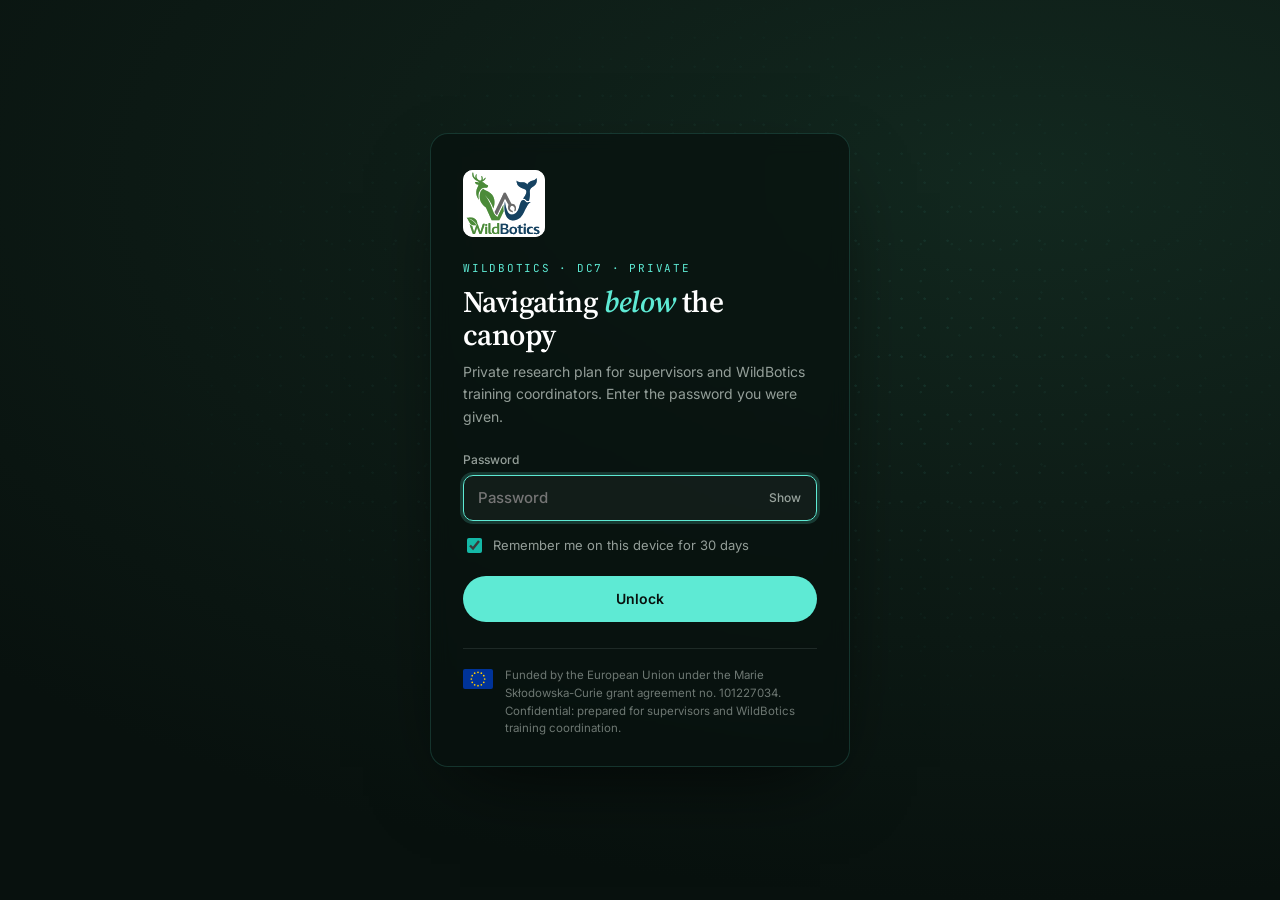
<file: gantt/index.html>
<!doctype html>
<html lang="en">
  <head>
        <meta name="robots" content="noindex, nofollow" />
    <meta charset="utf-8" />
    <title>DC7 · Below-canopy navigation</title>
    <meta name="viewport" content="width=device-width, initial-scale=1" />
    <meta name="robots" content="noindex, nofollow" />
    <link rel="icon" href="https://m-a-s1.github.io/phd-dc7-guide/assets/WB_logo_v3.svg" type="image/svg+xml" />
    <meta http-equiv="cache-control" content="max-age=0" />
    <meta http-equiv="cache-control" content="no-cache" />
    <meta http-equiv="expires" content="0" />
    <meta http-equiv="pragma" content="no-cache" />
    <link rel="preconnect" href="https://fonts.googleapis.com" />
    <link rel="preconnect" href="https://fonts.gstatic.com" crossorigin />
    <link href="https://fonts.googleapis.com/css2?family=Inter:wght@400;500;600&family=JetBrains+Mono:wght@400;500&family=Source+Serif+4:opsz,wght@8..60,600&display=swap" rel="stylesheet" />
    <style>
      :root { --ink:#08110e; --forest:#0e1d17; --scan:#5eead4; --amber:#f5b942; --text:#eaf3ee; --muted:rgba(234,243,238,.62); }
      * { box-sizing: border-box; }
      html, body { height: 100%; margin: 0; }
      body {
        font-family: Inter, system-ui, -apple-system, "Segoe UI", sans-serif; color: var(--text);
        background: radial-gradient(110% 80% at 80% 20%, #12281f 0%, var(--forest) 45%, var(--ink) 100%);
        display: flex; align-items: center; justify-content: center; padding: 16px; overflow: hidden;
      }
      /* faint "point cloud" texture */
      body::before {
        content: ""; position: fixed; inset: 0; pointer-events: none; opacity: .5;
        background-image:
          radial-gradient(circle at 20% 30%, rgba(94,234,212,.22) 0 1px, transparent 1.5px),
          radial-gradient(circle at 70% 60%, rgba(94,234,212,.16) 0 1px, transparent 1.5px),
          radial-gradient(circle at 40% 80%, rgba(94,234,212,.12) 0 1px, transparent 1.5px);
        background-size: 23px 29px, 31px 37px, 41px 43px;
        mask-image: radial-gradient(70% 60% at 60% 40%, #000 0%, transparent 75%);
        -webkit-mask-image: radial-gradient(70% 60% at 60% 40%, #000 0%, transparent 75%);
      }
      .hidden { display: none !important; }
      .staticrypt-spinner-container { position: fixed; inset: 0; display: flex; align-items: center; justify-content: center; }
      .staticrypt-spinner { width: 28px; height: 28px; border-radius: 50%; border: 2px solid rgba(94,234,212,.2); border-top-color: var(--scan); animation: spin .9s linear infinite; }
      @keyframes spin { to { transform: rotate(360deg); } }

      .card {
        position: relative; width: 100%; max-width: 420px; padding: 36px 32px 28px;
        background: rgba(8,17,14,.72); border: 1px solid rgba(94,234,212,.16); border-radius: 18px;
        box-shadow: 0 30px 80px -30px rgba(0,0,0,.8); backdrop-filter: blur(10px); -webkit-backdrop-filter: blur(10px);
      }
      .mark { width: 82px; height: 67px; margin-bottom: 24px; border-radius: 10px; overflow: hidden; background: #fff; } .mark svg { display: block; width: 100%; height: 100%; }
      .eyebrow { font-family: "JetBrains Mono", ui-monospace, monospace; font-size: 11px; letter-spacing: .16em; text-transform: uppercase; color: var(--scan); margin: 0 0 10px; }
      h1 { font-family: "Source Serif 4", Georgia, serif; font-weight: 600; font-size: 30px; line-height: 1.1; letter-spacing: -.02em; margin: 0 0 10px; color: #fff; }
      h1 em { color: var(--scan); font-weight: 600; }
      .lede { font-size: 14px; line-height: 1.6; color: var(--muted); margin: 0 0 24px; }
      label.field { display: block; font-size: 12px; font-weight: 500; color: var(--muted); margin-bottom: 8px; }
      .pw { position: relative; }
      .pw input {
        width: 100%; height: 46px; padding: 0 64px 0 14px; border-radius: 10px; font: 500 15px Inter, system-ui, sans-serif;
        color: #fff; background: rgba(255,255,255,.04); border: 1px solid rgba(234,243,238,.18); outline: none; transition: border-color .15s, box-shadow .15s;
      }
      .pw input:focus { border-color: var(--scan); box-shadow: 0 0 0 3px rgba(94,234,212,.18); }
      .toggle {
        position: absolute; right: 6px; top: 6px; height: 34px; padding: 0 10px; border: 0; border-radius: 7px; cursor: pointer;
        background: transparent; color: var(--muted); font: 500 12px Inter, system-ui, sans-serif;
      }
      .toggle:hover { color: #fff; background: rgba(255,255,255,.06); }
      .remember { display: flex; align-items: center; gap: 8px; margin: 14px 0 0; font-size: 13px; color: var(--muted); cursor: pointer; }
      .remember input { accent-color: #14b8a6; width: 15px; height: 15px; }
      .submit {
        width: 100%; height: 46px; margin-top: 20px; border: 0; border-radius: 999px; cursor: pointer;
        background: var(--scan); color: var(--ink); font: 600 14px Inter, system-ui, sans-serif; letter-spacing: .01em; transition: background .15s, transform .15s;
      }
      .submit:hover { background: #99f6e4; transform: translateY(-1px); }
      .error { display: none; margin-top: 12px; font-size: 13px; color: #fca5a5; }
      .error.show { display: block; }
      .foot { margin-top: 26px; padding-top: 18px; border-top: 1px solid rgba(234,243,238,.1); font-size: 11.5px; line-height: 1.55; color: rgba(234,243,238,.45); display: flex; gap: 12px; align-items: flex-start; }
      .foot svg { flex: none; width: 30px; height: 20px; border-radius: 2px; margin-top: 2px; }
      @media (prefers-reduced-motion: reduce) { .submit, .pw input { transition: none; } .staticrypt-spinner { animation-duration: 3s; } }
    </style>
  </head>

  <body>
    <div id="staticrypt_loading" class="staticrypt-spinner-container"><div class="staticrypt-spinner"></div></div>

    <main id="staticrypt_content" class="hidden">
      <div class="card">
        <div class="mark"><svg role="img" aria-label="WildBotics" xmlns="http://www.w3.org/2000/svg" version="1.1" viewBox="0.00 0.00 1600.00 1314.00"> <g stroke-width="2.00" fill="none" stroke-linecap="butt"> <path stroke="#a5c59c" vector-effect="non-scaling-stroke" d="   M 309.38 585.88   C 302.14 558.57 297.18 530.71 298.21 502.29   Q 299.35 470.83 309.06 440.80   Q 320.03 406.84 343.12 382.13   Q 360.17 363.88 385.12 353.93   C 405.52 345.79 423.66 346.77 448.59 346.91   C 454.93 346.94 465.87 346.24 470.96 341.96   Q 479.14 335.10 484.89 325.90   C 487.30 322.04 490.81 311.64 488.38 306.57   C 485.72 301.04 479.31 297.98 473.46 295.27   C 465.78 291.71 452.45 287.49 444.31 282.52   Q 435.50 277.14 428.24 269.49   C 423.05 264.02 419.06 258.93 413.59 254.18   Q 393.24 236.54 365.69 235.21   Q 371.41 231.06 379.71 225.30   C 386.30 220.73 394.67 216.55 401.49 211.98   C 419.05 200.21 433.49 184.22 439.53 163.58   Q 440.58 160.01 440.23 158.34   C 439.16 153.17 433.41 150.45 428.57 152.33   Q 424.32 153.98 423.14 156.68   Q 415.36 174.44 398.41 184.66   C 392.08 188.47 386.89 191.07 382.33 192.68   C 385.09 168.57 382.99 148.71 373.24 127.15   C 371.29 122.84 368.24 118.73 363.72 118.37   C 356.14 117.78 353.56 124.75 355.45 130.80   Q 359.10 142.48 360.65 151.97   Q 363.81 171.33 358.20 190.33   C 352.56 209.44 333.22 209.59 317.59 203.69   Q 291.68 193.90 275.04 172.21   C 261.77 154.90 257.86 131.00 260.96 109.73   Q 261.92 103.14 263.18 96.70   Q 264.01 92.44 263.36 90.09   C 261.88 84.73 254.83 84.41 251.16 86.55   Q 248.77 87.94 246.46 94.17   Q 234.45 126.41 239.23 160.14   Q 225.89 148.01 218.50 136.98   Q 201.86 112.16 199.39 78.52   Q 198.67 68.81 198.40 60.49   C 198.20 54.21 196.56 48.51 189.19 48.56   C 181.36 48.61 179.70 56.24 179.05 62.34   C 175.93 91.32 180.69 123.28 195.23 148.77   C 207.69 170.62 226.80 188.35 248.89 201.86   C 263.18 210.59 278.12 217.94 291.65 224.60   C 298.09 227.77 306.05 233.30 310.03 239.31   Q 313.02 243.82 316.86 252.26   C 290.69 234.34 259.47 230.45 228.98 237.91   Q 231.77 250.63 238.29 260.42   C 248.82 276.21 268.59 285.20 287.19 286.62   Q 290.99 286.91 300.79 286.84   Q 296.15 303.01 291.12 318.25   Q 288.96 324.79 285.52 331.22   Q 282.82 336.24 276.34 349.62   Q 258.20 386.99 255.97 427.49   Q 253.79 467.08 264.76 506.53   Q 275.40 544.83 299.77 575.72   Q 304.42 581.61 309.38 585.88" /> <path stroke="#8aa1b0" vector-effect="non-scaling-stroke" d="   M 1047.76 207.92   C 1046.89 222.50 1047.56 235.55 1049.51 247.26   Q 1057.42 294.78 1095.76 324.99   Q 1117.23 341.91 1143.39 350.85   C 1168.56 359.45 1195.51 365.96 1217.58 381.43   C 1228.53 389.10 1236.48 399.56 1238.15 412.84   Q 1241.04 435.79 1233.84 457.79   Q 1227.43 477.40 1217.81 495.05   Q 1202.51 523.12 1186.68 546.19   Q 1183.01 551.54 1175.98 563.80   Q 1192.49 562.79 1206.85 570.66   C 1217.41 576.45 1225.19 584.64 1234.79 593.94   Q 1239.50 598.50 1245.19 602.32   C 1258.02 610.93 1274.29 609.63 1288.26 604.96   Q 1292.04 593.85 1293.86 586.08   Q 1300.61 557.28 1305.37 523.82   Q 1311.59 480.13 1307.03 440.67   C 1306.10 432.59 1305.30 422.12 1305.69 414.00   Q 1306.66 394.24 1314.99 376.77   C 1321.67 362.74 1334.28 350.32 1346.30 340.83   C 1352.86 335.65 1361.31 330.86 1368.53 326.28   Q 1380.67 318.58 1392.86 309.40   Q 1406.89 298.84 1414.77 289.60   C 1432.48 268.82 1442.26 243.59 1443.89 216.30   Q 1445.76 184.99 1436.79 154.63   Q 1431.08 166.40 1422.97 176.38   Q 1416.40 184.48 1412.03 188.67   C 1394.97 205.06 1371.43 208.03 1349.39 212.17   Q 1330.93 215.64 1313.77 223.51   Q 1272.47 242.46 1255.66 284.47   Q 1245.63 267.46 1232.88 258.66   Q 1208.71 241.96 1178.26 239.45   C 1160.62 238.00 1145.62 240.22 1127.22 241.30   Q 1096.20 243.13 1069.75 227.24   Q 1059.18 220.90 1051.47 212.06   C 1049.76 210.09 1048.71 208.82 1047.76 207.92" /> <path stroke="#a5c59c" vector-effect="non-scaling-stroke" d="   M 411.71 478.47   Q 425.98 491.90 438.68 504.58   Q 508.76 574.50 552.76 663.47   Q 559.74 677.59 565.56 690.63   C 574.95 711.67 583.50 731.18 590.02 752.72   C 614.23 696.57 620.14 635.46 608.66 576.27   C 602.42 544.06 589.16 512.63 567.94 486.83   C 545.17 459.14 518.24 436.50 487.10 419.34   C 467.13 408.34 444.15 401.08 424.57 390.18   C 414.28 384.46 403.14 376.27 396.45 365.53   C 374.91 377.88 358.12 394.86 345.90 416.20   Q 339.91 426.66 335.65 438.85   C 318.37 488.21 319.97 544.05 334.21 594.59   C 345.54 634.79 368.32 668.48 397.96 698.30   C 412.09 712.51 425.73 721.49 445.37 736.03   Q 456.10 760.95 469.67 791.09   Q 496.87 851.50 558.01 987.28   L 708.31 987.28   Q 752.69 900.13 794.13 810.65   Q 790.99 787.84 790.35 782.48   Q 786.72 752.06 787.28 720.50   Q 787.54 705.87 789.23 682.39   A 0.24 0.24 0.0 0 0 788.78 682.26   L 670.65 920.86   Q 654.23 910.91 641.47 898.32   Q 628.74 885.74 616.13 867.38   Q 599.46 843.08 587.90 814.88   C 586.19 810.71 584.76 805.64 582.95 800.80   Q 580.52 794.27 570.57 769.32   C 561.23 745.86 552.92 722.86 542.90 698.08   Q 519.74 640.77 488.44 588.12   C 471.90 560.29 453.51 531.29 434.07 506.18   Q 427.77 498.04 411.68 478.68   A 0.16 0.05 45.0 0 1 411.62 478.56   Q 411.63 478.53 411.60 478.50   A 0.07 0.04 16.3 0 1 411.71 478.47" /> <path stroke="#b4b4b4" vector-effect="non-scaling-stroke" d="   M 976.33 826.17   L 963.69 801.02   Q 959.22 801.46 954.79 800.02   Q 925.00 790.28 918.33 759.42   C 915.57 746.61 918.92 730.67 927.28 720.55   Q 933.80 712.66 943.91 707.65   C 959.84 699.78 976.59 703.78 990.24 714.95   C 1010.86 731.81 1020.31 764.97 1002.22 787.70   L 1012.15 811.93   Q 1031.28 795.49 1035.25 770.93   C 1040.06 741.15 1029.48 710.40 1010.90 687.26   Q 1003.27 677.74 995.10 672.60   C 978.73 662.30 963.96 658.15 944.00 660.76   C 906.56 590.60 869.95 519.15 833.15 447.19   C 821.13 447.28 809.34 447.12 797.74 447.19   Q 757.79 528.06 746.45 551.96   Q 644.64 766.39 631.84 793.10   Q 622.83 811.89 616.72 824.07   C 625.83 847.08 641.32 871.29 661.81 885.18   L 819.40 558.76   A 0.05 0.05 0.0 0 1 819.49 558.75   L 890.92 687.60   Q 884.09 697.11 881.42 706.20   C 870.71 742.63 881.62 780.76 910.67 805.35   Q 937.65 828.18 976.33 826.17" /> <path stroke="#8aa1b0" vector-effect="non-scaling-stroke" d="   M 818.57 617.45   A 0.03 0.02 43.8 0 0 818.52 617.45   Q 811.94 660.48 809.90 700.13   Q 807.78 741.49 810.46 773.01   Q 812.94 802.16 818.95 831.28   Q 825.96 865.18 840.94 898.31   C 850.88 920.27 866.03 942.31 884.83 958.43   C 909.22 979.34 939.73 989.21 971.53 988.91   Q 1016.35 988.47 1058.38 971.59   Q 1097.50 955.88 1127.33 925.58   Q 1145.29 907.34 1160.81 884.29   Q 1179.23 856.93 1191.54 830.78   Q 1202.57 807.36 1221.12 766.85   Q 1234.15 738.42 1252.13 708.67   Q 1266.51 684.88 1284.14 663.90   Q 1296.30 649.43 1311.95 638.95   C 1314.55 637.21 1317.32 635.41 1320.79 633.15   C 1304.20 626.16 1290.22 629.45 1273.56 633.56   Q 1244.80 640.64 1225.39 618.83   C 1211.56 603.29 1199.99 590.36 1177.83 590.65   C 1164.82 590.82 1153.42 595.84 1144.69 605.24   Q 1134.94 615.75 1129.27 626.29   C 1121.30 641.10 1117.16 654.83 1111.76 673.41   C 1104.59 698.10 1098.02 724.86 1090.11 749.91   C 1080.47 780.42 1064.81 809.87 1042.95 833.21   Q 1032.81 844.03 1017.93 853.14   Q 990.89 869.69 961.53 873.91   Q 942.05 876.72 923.09 869.92   C 910.56 865.43 899.12 855.20 890.69 845.04   Q 879.79 831.90 871.88 817.12   C 855.76 786.99 845.07 755.97 836.95 722.79   C 828.55 688.48 821.97 653.85 818.93 619.02   Q 818.90 618.64 818.57 617.45" /> <path stroke="#a5c59c" vector-effect="non-scaling-stroke" d="   M 213.23 1214.42   C 201.19 1174.37 188.09 1134.38 177.43 1095.92   Q 147.54 1085.88 125.38 1063.08   Q 151.16 1144.77 152.30 1148.37   C 160.29 1173.53 172.68 1210.20 179.99 1232.27   Q 183.67 1243.35 188.44 1252.45   A 2.43 2.42 77.3 0 0 190.48 1253.75   Q 204.73 1254.43 222.61 1254.10   Q 228.42 1253.99 229.40 1253.65   C 233.51 1252.23 235.87 1245.14 237.01 1241.73   C 245.54 1216.29 250.13 1201.38 258.19 1177.86   C 266.26 1154.31 270.55 1140.57 273.70 1133.42   L 316.21 1251.55   Q 319.59 1253.40 323.53 1253.74   Q 340.55 1255.20 352.49 1253.92   Q 358.53 1253.27 361.12 1247.64   Q 363.73 1241.97 365.78 1235.01   Q 373.72 1208.08 391.40 1156.33   C 400.31 1130.23 408.58 1104.68 414.57 1086.25   C 417.00 1078.79 420.00 1071.12 422.97 1063.61   C 423.98 1061.05 424.07 1058.49 423.05 1055.93   C 411.01 1055.15 398.93 1054.90 386.81 1055.55   C 377.78 1075.67 372.72 1098.89 365.91 1119.93   C 355.88 1150.89 346.55 1181.84 338.75 1211.50   Q 318.56 1153.84 293.06 1082.71   Q 289.10 1071.67 284.83 1062.71   Q 282.71 1058.24 280.19 1055.06   C 278.55 1055.47 277.00 1055.58 275.34 1054.94   C 276.23 1036.28 274.43 1018.13 267.22 1001.55   Q 254.74 972.84 229.20 954.34   C 203.98 936.07 173.12 930.52 141.75 932.82   C 125.57 934.01 116.09 935.25 101.31 935.91   Q 78.54 936.92 66.83 937.34   Q 71.40 941.96 75.57 947.18   C 92.36 968.19 100.60 986.68 115.11 1015.95   Q 123.29 1032.46 136.04 1048.99   Q 151.85 1069.49 176.10 1078.57   C 189.25 1083.49 203.27 1084.85 218.23 1084.63   C 229.53 1084.45 241.46 1083.82 254.73 1082.71   C 254.61 1081.72 254.31 1081.10 253.99 1080.55   C 243.13 1061.56 231.10 1043.14 215.12 1026.91   Q 181.62 992.91 139.57 969.95   Q 129.67 964.55 117.71 958.54   A 0.10 0.10 0.0 0 1 117.77 958.36   Q 127.21 959.79 136.11 962.65   C 156.12 969.08 173.60 977.60 191.46 988.50   C 225.62 1009.35 254.57 1045.91 271.51 1083.04   L 256.63 1083.04   C 242.32 1126.57 227.83 1170.28 213.27 1214.42   A 0.02 0.02 0.0 0 1 213.23 1214.42" /> <path stroke="#a5c59c" vector-effect="non-scaling-stroke" d="   M 666.42 1117.21   C 651.02 1111.11 637.42 1111.16 621.02 1112.07   C 597.18 1113.39 576.76 1128.93 567.74 1150.50   C 560.78 1167.16 560.16 1186.17 562.69 1203.97   C 565.11 1220.92 572.92 1237.78 587.19 1247.52   Q 597.99 1254.89 614.21 1256.51   C 633.72 1258.46 657.63 1252.97 667.86 1234.54   C 669.26 1240.30 671.05 1246.60 674.24 1251.36   A 3.15 3.13 -14.0 0 0 676.52 1252.72   C 685.41 1253.57 695.34 1253.62 705.63 1253.09   C 705.66 1251.79 705.67 1241.42 705.72 1221.25   Q 705.97 1109.47 705.78 1051.00   Q 705.76 1044.91 705.31 1041.69   L 668.53 1041.69   A 2.11 2.11 0.0 0 0 666.42 1043.79   C 666.42 1068.04 666.31 1092.66 666.42 1117.21" /> <path stroke="#a5c59c" vector-effect="non-scaling-stroke" d="   M 494.89 1042.02   Q 495.17 1143.14 495.07 1214.96   Q 495.06 1224.78 495.36 1227.02   C 496.58 1236.01 501.93 1245.62 509.67 1249.61   C 523.15 1256.56 540.08 1255.30 558.28 1254.21   C 558.63 1247.11 558.94 1240.22 559.21 1233.57   C 549.97 1231.61 538.72 1230.51 534.78 1220.74   Q 533.29 1217.06 533.30 1204.60   Q 533.34 1148.01 533.65 1053.76   C 533.66 1050.85 533.40 1045.94 533.29 1042.20   Q 513.17 1041.14 494.89 1042.02" /> <path stroke="#8aa1b0" vector-effect="non-scaling-stroke" d="   M 1207.53 1091.80   C 1214.95 1091.58 1223.71 1090.24 1227.07 1082.62   Q 1230.59 1074.64 1229.33 1065.34   C 1228.07 1056.01 1221.48 1051.50 1212.22 1051.12   Q 1204.90 1050.82 1199.66 1051.93   C 1190.63 1053.83 1185.72 1062.26 1185.71 1070.98   C 1185.69 1084.81 1194.49 1092.18 1207.53 1091.80" /> <path stroke="#8aa1b0" vector-effect="non-scaling-stroke" d="   M 836.39 1151.47   A 0.28 0.28 0.0 0 1 836.33 1150.93   C 852.97 1145.52 872.72 1138.70 879.24 1120.77   Q 886.82 1099.93 877.17 1080.81   C 869.47 1065.58 850.93 1057.45 834.77 1055.22   Q 823.28 1053.63 811.81 1053.39   Q 784.31 1052.82 754.75 1053.47   Q 744.25 1053.70 735.46 1054.50   Q 735.23 1060.02 735.26 1065.25   Q 735.65 1148.69 735.42 1228.50   Q 735.40 1236.55 735.78 1246.78   C 735.91 1250.15 735.96 1252.74 740.25 1253.02   Q 780.67 1255.68 821.24 1254.89   Q 837.72 1254.57 853.82 1249.35   C 874.71 1242.58 889.46 1227.50 891.96 1205.05   C 893.00 1195.73 891.93 1184.96 887.08 1176.82   C 879.14 1163.55 865.36 1155.60 850.00 1153.19   Q 842.67 1152.04 836.39 1151.47" /> <path stroke="#a5c59c" vector-effect="non-scaling-stroke" d="   M 449.30 1096.91   Q 454.31 1097.13 458.19 1095.83   Q 474.42 1090.41 472.73 1073.58   C 471.58 1062.16 461.18 1057.65 451.08 1057.20   C 440.97 1056.75 430.22 1060.30 428.05 1071.58   Q 424.86 1088.19 440.54 1095.04   Q 444.28 1096.68 449.30 1096.91" /> <path stroke="#8aa1b0" vector-effect="non-scaling-stroke" d="   M 1088.73 1115.38   L 1066.70 1115.38   A 2.32 2.31 5.2 0 0 1064.42 1117.27   Q 1062.41 1128.12 1063.59 1139.81   L 1088.61 1139.81   Q 1088.77 1170.65 1088.74 1215.74   Q 1088.74 1228.04 1093.53 1237.76   C 1105.84 1262.75 1146.42 1259.89 1168.26 1251.34   C 1167.68 1244.03 1167.01 1237.03 1166.40 1230.23   Q 1164.28 1230.38 1157.04 1231.31   C 1145.81 1232.76 1130.94 1230.44 1127.73 1217.57   Q 1126.60 1213.05 1126.64 1209.49   C 1126.89 1186.34 1126.61 1163.17 1127.67 1139.57   C 1141.03 1139.65 1154.15 1139.53 1167.12 1139.57   L 1167.12 1114.38   L 1127.56 1114.38   L 1127.56 1072.36   Q 1107.98 1075.70 1088.73 1083.12   L 1088.73 1115.38" /> <path stroke="#8aa1b0" vector-effect="non-scaling-stroke" d="   M 1485.34 1142.41   C 1487.34 1135.03 1489.28 1128.42 1491.18 1121.13   C 1470.59 1109.65 1444.98 1108.80 1422.73 1113.21   C 1406.16 1116.50 1390.61 1125.87 1384.73 1142.30   C 1379.55 1156.75 1382.76 1171.73 1394.79 1181.25   C 1408.69 1192.26 1426.67 1194.73 1442.50 1201.27   C 1447.54 1203.35 1457.16 1208.38 1458.56 1214.31   C 1461.30 1225.99 1451.26 1232.82 1441.09 1233.39   Q 1430.32 1233.98 1416.60 1232.29   C 1406.61 1231.07 1396.71 1227.03 1387.20 1225.82   L 1382.55 1248.08   Q 1392.84 1252.98 1404.81 1255.14   C 1413.36 1256.68 1424.47 1258.19 1432.76 1258.18   Q 1441.27 1258.17 1454.86 1256.16   C 1471.68 1253.67 1488.25 1245.08 1494.72 1228.70   C 1499.81 1215.81 1497.79 1200.93 1488.11 1190.59   C 1480.03 1181.95 1466.67 1176.15 1455.62 1172.42   Q 1443.48 1168.32 1432.89 1163.93   C 1427.63 1161.76 1421.28 1155.97 1422.43 1149.71   Q 1424.46 1138.63 1435.65 1136.60   C 1452.89 1133.47 1468.07 1136.71 1485.34 1142.41" /> <path stroke="#8aa1b0" vector-effect="non-scaling-stroke" d="   M 1032.62 1126.42   Q 1011.27 1111.09 984.50 1111.44   Q 971.21 1111.62 968.01 1111.97   C 944.67 1114.51 922.24 1128.04 913.39 1150.22   C 903.85 1174.11 904.30 1204.65 917.14 1226.18   C 928.74 1245.61 948.54 1255.19 971.45 1257.51   Q 993.10 1259.71 1013.38 1253.17   C 1029.76 1247.88 1041.36 1237.64 1048.34 1222.05   Q 1052.34 1213.14 1053.97 1206.22   C 1056.61 1195.08 1056.86 1182.39 1055.83 1169.93   Q 1055.42 1164.88 1054.34 1161.16   C 1050.71 1148.67 1043.43 1134.17 1032.62 1126.42" /> <path stroke="#8aa1b0" vector-effect="non-scaling-stroke" d="   M 1362.15 1227.26   C 1348.05 1230.14 1334.99 1232.28 1320.76 1229.58   C 1306.08 1226.79 1295.44 1219.43 1291.38 1204.68   Q 1287.83 1191.79 1289.15 1175.23   Q 1290.22 1161.93 1294.76 1155.01   C 1300.84 1145.75 1311.58 1141.38 1322.50 1140.20   C 1334.79 1138.87 1348.37 1140.07 1361.49 1141.99   C 1364.44 1135.05 1366.90 1127.89 1368.59 1120.61   C 1355.16 1112.80 1336.82 1110.99 1321.45 1111.47   C 1307.74 1111.89 1295.73 1113.63 1283.64 1119.09   C 1262.86 1128.48 1252.24 1146.41 1249.21 1168.73   Q 1246.81 1186.35 1249.32 1203.93   C 1251.86 1221.64 1262.25 1239.28 1278.30 1248.14   Q 1288.47 1253.76 1297.94 1255.30   Q 1324.02 1259.56 1353.60 1254.15   Q 1361.08 1252.78 1367.06 1248.56   Q 1365.55 1237.42 1362.15 1227.26" /> <path stroke="#8aa1b0" vector-effect="non-scaling-stroke" d="   M 1226.7090 1116.1945   A 1.79 1.79 0.0 0 0 1224.9222 1114.4013   L 1189.1222 1114.3389   A 1.79 1.79 0.0 0 0 1187.3291 1116.1257   L 1187.0910 1252.5655   A 1.79 1.79 0.0 0 0 1188.8778 1254.3587   L 1224.6778 1254.4211   A 1.79 1.79 0.0 0 0 1226.4709 1252.6343   L 1226.7090 1116.1945" /> <path stroke="#a5c59c" vector-effect="non-scaling-stroke" d="   M 470.2935 1117.8465   A 2.86 2.86 0.0 0 0 467.4286 1114.9915   L 434.6086 1115.0487   A 2.86 2.86 0.0 0 0 431.7536 1117.9137   L 431.9865 1251.3335   A 2.86 2.86 0.0 0 0 434.8514 1254.1885   L 467.6714 1254.1313   A 2.86 2.86 0.0 0 0 470.5264 1251.2663   L 470.2935 1117.8465" /> <path stroke="#a5c59c" vector-effect="non-scaling-stroke" d="   M 666.47 1143.29   Q 646.94 1136.78 627.21 1140.14   C 606.34 1143.70 600.88 1166.08 601.15 1183.89   C 601.46 1204.33 605.74 1226.69 630.01 1229.28   C 642.89 1230.66 656.59 1224.97 666.06 1216.50   Q 666.63 1214.62 666.59 1210.75   Q 666.28 1177.55 666.47 1143.29" /> <path stroke="#8aa1b0" vector-effect="non-scaling-stroke" d="   M 775.30 1083.91   L 774.75 1136.26   A 1.01 1.01 0.0 0 0 775.75 1137.28   L 813.86 1137.68   A 28.89 25.02 0.6 0 0 843.02 1112.97   L 843.06 1108.63   A 28.89 25.02 0.6 0 0 814.43 1083.31   L 776.32 1082.91   A 1.01 1.01 0.0 0 0 775.30 1083.91" /> <path stroke="#8aa1b0" vector-effect="non-scaling-stroke" d="   M 775.12 1223.50   C 790.99 1223.82 808.48 1224.85 822.75 1223.79   C 834.45 1222.92 844.95 1219.03 849.16 1207.43   C 852.99 1196.90 852.48 1181.97 843.65 1174.48   Q 833.07 1165.52 817.76 1164.69   Q 799.23 1163.68 775.12 1164.64   C 775.21 1184.03 774.96 1203.55 775.12 1223.50" /> <path stroke="#8aa1b0" vector-effect="non-scaling-stroke" d="   M 947.94 1185.15   C 948.13 1196.24 949.36 1208.78 955.09 1217.99   C 960.77 1227.13 972.18 1231.70 982.61 1231.51   C 993.03 1231.33 1004.27 1226.36 1009.63 1217.03   C 1015.03 1207.63 1015.82 1195.05 1015.63 1183.96   C 1015.43 1172.87 1014.20 1160.33 1008.48 1151.12   C 1002.79 1141.98 991.38 1137.41 980.96 1137.59   C 970.54 1137.78 959.29 1142.74 953.93 1152.08   C 948.53 1161.48 947.74 1174.05 947.94 1185.15" /> </g> <path fill="#ffffff" d="   M 1600.00 0.00   L 1600.00 1314.00   L 0.00 1314.00   L 0.00 0.00   L 1600.00 0.00   Z   M 309.38 585.88   C 302.14 558.57 297.18 530.71 298.21 502.29   Q 299.35 470.83 309.06 440.80   Q 320.03 406.84 343.12 382.13   Q 360.17 363.88 385.12 353.93   C 405.52 345.79 423.66 346.77 448.59 346.91   C 454.93 346.94 465.87 346.24 470.96 341.96   Q 479.14 335.10 484.89 325.90   C 487.30 322.04 490.81 311.64 488.38 306.57   C 485.72 301.04 479.31 297.98 473.46 295.27   C 465.78 291.71 452.45 287.49 444.31 282.52   Q 435.50 277.14 428.24 269.49   C 423.05 264.02 419.06 258.93 413.59 254.18   Q 393.24 236.54 365.69 235.21   Q 371.41 231.06 379.71 225.30   C 386.30 220.73 394.67 216.55 401.49 211.98   C 419.05 200.21 433.49 184.22 439.53 163.58   Q 440.58 160.01 440.23 158.34   C 439.16 153.17 433.41 150.45 428.57 152.33   Q 424.32 153.98 423.14 156.68   Q 415.36 174.44 398.41 184.66   C 392.08 188.47 386.89 191.07 382.33 192.68   C 385.09 168.57 382.99 148.71 373.24 127.15   C 371.29 122.84 368.24 118.73 363.72 118.37   C 356.14 117.78 353.56 124.75 355.45 130.80   Q 359.10 142.48 360.65 151.97   Q 363.81 171.33 358.20 190.33   C 352.56 209.44 333.22 209.59 317.59 203.69   Q 291.68 193.90 275.04 172.21   C 261.77 154.90 257.86 131.00 260.96 109.73   Q 261.92 103.14 263.18 96.70   Q 264.01 92.44 263.36 90.09   C 261.88 84.73 254.83 84.41 251.16 86.55   Q 248.77 87.94 246.46 94.17   Q 234.45 126.41 239.23 160.14   Q 225.89 148.01 218.50 136.98   Q 201.86 112.16 199.39 78.52   Q 198.67 68.81 198.40 60.49   C 198.20 54.21 196.56 48.51 189.19 48.56   C 181.36 48.61 179.70 56.24 179.05 62.34   C 175.93 91.32 180.69 123.28 195.23 148.77   C 207.69 170.62 226.80 188.35 248.89 201.86   C 263.18 210.59 278.12 217.94 291.65 224.60   C 298.09 227.77 306.05 233.30 310.03 239.31   Q 313.02 243.82 316.86 252.26   C 290.69 234.34 259.47 230.45 228.98 237.91   Q 231.77 250.63 238.29 260.42   C 248.82 276.21 268.59 285.20 287.19 286.62   Q 290.99 286.91 300.79 286.84   Q 296.15 303.01 291.12 318.25   Q 288.96 324.79 285.52 331.22   Q 282.82 336.24 276.34 349.62   Q 258.20 386.99 255.97 427.49   Q 253.79 467.08 264.76 506.53   Q 275.40 544.83 299.77 575.72   Q 304.42 581.61 309.38 585.88   Z   M 1047.76 207.92   C 1046.89 222.50 1047.56 235.55 1049.51 247.26   Q 1057.42 294.78 1095.76 324.99   Q 1117.23 341.91 1143.39 350.85   C 1168.56 359.45 1195.51 365.96 1217.58 381.43   C 1228.53 389.10 1236.48 399.56 1238.15 412.84   Q 1241.04 435.79 1233.84 457.79   Q 1227.43 477.40 1217.81 495.05   Q 1202.51 523.12 1186.68 546.19   Q 1183.01 551.54 1175.98 563.80   Q 1192.49 562.79 1206.85 570.66   C 1217.41 576.45 1225.19 584.64 1234.79 593.94   Q 1239.50 598.50 1245.19 602.32   C 1258.02 610.93 1274.29 609.63 1288.26 604.96   Q 1292.04 593.85 1293.86 586.08   Q 1300.61 557.28 1305.37 523.82   Q 1311.59 480.13 1307.03 440.67   C 1306.10 432.59 1305.30 422.12 1305.69 414.00   Q 1306.66 394.24 1314.99 376.77   C 1321.67 362.74 1334.28 350.32 1346.30 340.83   C 1352.86 335.65 1361.31 330.86 1368.53 326.28   Q 1380.67 318.58 1392.86 309.40   Q 1406.89 298.84 1414.77 289.60   C 1432.48 268.82 1442.26 243.59 1443.89 216.30   Q 1445.76 184.99 1436.79 154.63   Q 1431.08 166.40 1422.97 176.38   Q 1416.40 184.48 1412.03 188.67   C 1394.97 205.06 1371.43 208.03 1349.39 212.17   Q 1330.93 215.64 1313.77 223.51   Q 1272.47 242.46 1255.66 284.47   Q 1245.63 267.46 1232.88 258.66   Q 1208.71 241.96 1178.26 239.45   C 1160.62 238.00 1145.62 240.22 1127.22 241.30   Q 1096.20 243.13 1069.75 227.24   Q 1059.18 220.90 1051.47 212.06   C 1049.76 210.09 1048.71 208.82 1047.76 207.92   Z   M 411.71 478.47   Q 425.98 491.90 438.68 504.58   Q 508.76 574.50 552.76 663.47   Q 559.74 677.59 565.56 690.63   C 574.95 711.67 583.50 731.18 590.02 752.72   C 614.23 696.57 620.14 635.46 608.66 576.27   C 602.42 544.06 589.16 512.63 567.94 486.83   C 545.17 459.14 518.24 436.50 487.10 419.34   C 467.13 408.34 444.15 401.08 424.57 390.18   C 414.28 384.46 403.14 376.27 396.45 365.53   C 374.91 377.88 358.12 394.86 345.90 416.20   Q 339.91 426.66 335.65 438.85   C 318.37 488.21 319.97 544.05 334.21 594.59   C 345.54 634.79 368.32 668.48 397.96 698.30   C 412.09 712.51 425.73 721.49 445.37 736.03   Q 456.10 760.95 469.67 791.09   Q 496.87 851.50 558.01 987.28   L 708.31 987.28   Q 752.69 900.13 794.13 810.65   Q 790.99 787.84 790.35 782.48   Q 786.72 752.06 787.28 720.50   Q 787.54 705.87 789.23 682.39   A 0.24 0.24 0.0 0 0 788.78 682.26   L 670.65 920.86   Q 654.23 910.91 641.47 898.32   Q 628.74 885.74 616.13 867.38   Q 599.46 843.08 587.90 814.88   C 586.19 810.71 584.76 805.64 582.95 800.80   Q 580.52 794.27 570.57 769.32   C 561.23 745.86 552.92 722.86 542.90 698.08   Q 519.74 640.77 488.44 588.12   C 471.90 560.29 453.51 531.29 434.07 506.18   Q 427.77 498.04 411.68 478.68   A 0.16 0.05 45.0 0 1 411.62 478.56   Q 411.63 478.53 411.60 478.50   A 0.07 0.04 16.3 0 1 411.71 478.47   Z   M 976.33 826.17   L 963.69 801.02   Q 959.22 801.46 954.79 800.02   Q 925.00 790.28 918.33 759.42   C 915.57 746.61 918.92 730.67 927.28 720.55   Q 933.80 712.66 943.91 707.65   C 959.84 699.78 976.59 703.78 990.24 714.95   C 1010.86 731.81 1020.31 764.97 1002.22 787.70   L 1012.15 811.93   Q 1031.28 795.49 1035.25 770.93   C 1040.06 741.15 1029.48 710.40 1010.90 687.26   Q 1003.27 677.74 995.10 672.60   C 978.73 662.30 963.96 658.15 944.00 660.76   C 906.56 590.60 869.95 519.15 833.15 447.19   C 821.13 447.28 809.34 447.12 797.74 447.19   Q 757.79 528.06 746.45 551.96   Q 644.64 766.39 631.84 793.10   Q 622.83 811.89 616.72 824.07   C 625.83 847.08 641.32 871.29 661.81 885.18   L 819.40 558.76   A 0.05 0.05 0.0 0 1 819.49 558.75   L 890.92 687.60   Q 884.09 697.11 881.42 706.20   C 870.71 742.63 881.62 780.76 910.67 805.35   Q 937.65 828.18 976.33 826.17   Z   M 818.57 617.45   A 0.03 0.02 43.8 0 0 818.52 617.45   Q 811.94 660.48 809.90 700.13   Q 807.78 741.49 810.46 773.01   Q 812.94 802.16 818.95 831.28   Q 825.96 865.18 840.94 898.31   C 850.88 920.27 866.03 942.31 884.83 958.43   C 909.22 979.34 939.73 989.21 971.53 988.91   Q 1016.35 988.47 1058.38 971.59   Q 1097.50 955.88 1127.33 925.58   Q 1145.29 907.34 1160.81 884.29   Q 1179.23 856.93 1191.54 830.78   Q 1202.57 807.36 1221.12 766.85   Q 1234.15 738.42 1252.13 708.67   Q 1266.51 684.88 1284.14 663.90   Q 1296.30 649.43 1311.95 638.95   C 1314.55 637.21 1317.32 635.41 1320.79 633.15   C 1304.20 626.16 1290.22 629.45 1273.56 633.56   Q 1244.80 640.64 1225.39 618.83   C 1211.56 603.29 1199.99 590.36 1177.83 590.65   C 1164.82 590.82 1153.42 595.84 1144.69 605.24   Q 1134.94 615.75 1129.27 626.29   C 1121.30 641.10 1117.16 654.83 1111.76 673.41   C 1104.59 698.10 1098.02 724.86 1090.11 749.91   C 1080.47 780.42 1064.81 809.87 1042.95 833.21   Q 1032.81 844.03 1017.93 853.14   Q 990.89 869.69 961.53 873.91   Q 942.05 876.72 923.09 869.92   C 910.56 865.43 899.12 855.20 890.69 845.04   Q 879.79 831.90 871.88 817.12   C 855.76 786.99 845.07 755.97 836.95 722.79   C 828.55 688.48 821.97 653.85 818.93 619.02   Q 818.90 618.64 818.57 617.45   Z   M 213.23 1214.42   C 201.19 1174.37 188.09 1134.38 177.43 1095.92   Q 147.54 1085.88 125.38 1063.08   Q 151.16 1144.77 152.30 1148.37   C 160.29 1173.53 172.68 1210.20 179.99 1232.27   Q 183.67 1243.35 188.44 1252.45   A 2.43 2.42 77.3 0 0 190.48 1253.75   Q 204.73 1254.43 222.61 1254.10   Q 228.42 1253.99 229.40 1253.65   C 233.51 1252.23 235.87 1245.14 237.01 1241.73   C 245.54 1216.29 250.13 1201.38 258.19 1177.86   C 266.26 1154.31 270.55 1140.57 273.70 1133.42   L 316.21 1251.55   Q 319.59 1253.40 323.53 1253.74   Q 340.55 1255.20 352.49 1253.92   Q 358.53 1253.27 361.12 1247.64   Q 363.73 1241.97 365.78 1235.01   Q 373.72 1208.08 391.40 1156.33   C 400.31 1130.23 408.58 1104.68 414.57 1086.25   C 417.00 1078.79 420.00 1071.12 422.97 1063.61   C 423.98 1061.05 424.07 1058.49 423.05 1055.93   C 411.01 1055.15 398.93 1054.90 386.81 1055.55   C 377.78 1075.67 372.72 1098.89 365.91 1119.93   C 355.88 1150.89 346.55 1181.84 338.75 1211.50   Q 318.56 1153.84 293.06 1082.71   Q 289.10 1071.67 284.83 1062.71   Q 282.71 1058.24 280.19 1055.06   C 278.55 1055.47 277.00 1055.58 275.34 1054.94   C 276.23 1036.28 274.43 1018.13 267.22 1001.55   Q 254.74 972.84 229.20 954.34   C 203.98 936.07 173.12 930.52 141.75 932.82   C 125.57 934.01 116.09 935.25 101.31 935.91   Q 78.54 936.92 66.83 937.34   Q 71.40 941.96 75.57 947.18   C 92.36 968.19 100.60 986.68 115.11 1015.95   Q 123.29 1032.46 136.04 1048.99   Q 151.85 1069.49 176.10 1078.57   C 189.25 1083.49 203.27 1084.85 218.23 1084.63   C 229.53 1084.45 241.46 1083.82 254.73 1082.71   C 254.61 1081.72 254.31 1081.10 253.99 1080.55   C 243.13 1061.56 231.10 1043.14 215.12 1026.91   Q 181.62 992.91 139.57 969.95   Q 129.67 964.55 117.71 958.54   A 0.10 0.10 0.0 0 1 117.77 958.36   Q 127.21 959.79 136.11 962.65   C 156.12 969.08 173.60 977.60 191.46 988.50   C 225.62 1009.35 254.57 1045.91 271.51 1083.04   L 256.63 1083.04   C 242.32 1126.57 227.83 1170.28 213.27 1214.42   A 0.02 0.02 0.0 0 1 213.23 1214.42   Z   M 666.42 1117.21   C 651.02 1111.11 637.42 1111.16 621.02 1112.07   C 597.18 1113.39 576.76 1128.93 567.74 1150.50   C 560.78 1167.16 560.16 1186.17 562.69 1203.97   C 565.11 1220.92 572.92 1237.78 587.19 1247.52   Q 597.99 1254.89 614.21 1256.51   C 633.72 1258.46 657.63 1252.97 667.86 1234.54   C 669.26 1240.30 671.05 1246.60 674.24 1251.36   A 3.15 3.13 -14.0 0 0 676.52 1252.72   C 685.41 1253.57 695.34 1253.62 705.63 1253.09   C 705.66 1251.79 705.67 1241.42 705.72 1221.25   Q 705.97 1109.47 705.78 1051.00   Q 705.76 1044.91 705.31 1041.69   L 668.53 1041.69   A 2.11 2.11 0.0 0 0 666.42 1043.79   C 666.42 1068.04 666.31 1092.66 666.42 1117.21   Z   M 494.89 1042.02   Q 495.17 1143.14 495.07 1214.96   Q 495.06 1224.78 495.36 1227.02   C 496.58 1236.01 501.93 1245.62 509.67 1249.61   C 523.15 1256.56 540.08 1255.30 558.28 1254.21   C 558.63 1247.11 558.94 1240.22 559.21 1233.57   C 549.97 1231.61 538.72 1230.51 534.78 1220.74   Q 533.29 1217.06 533.30 1204.60   Q 533.34 1148.01 533.65 1053.76   C 533.66 1050.85 533.40 1045.94 533.29 1042.20   Q 513.17 1041.14 494.89 1042.02   Z   M 1207.53 1091.80   C 1214.95 1091.58 1223.71 1090.24 1227.07 1082.62   Q 1230.59 1074.64 1229.33 1065.34   C 1228.07 1056.01 1221.48 1051.50 1212.22 1051.12   Q 1204.90 1050.82 1199.66 1051.93   C 1190.63 1053.83 1185.72 1062.26 1185.71 1070.98   C 1185.69 1084.81 1194.49 1092.18 1207.53 1091.80   Z   M 836.39 1151.47   A 0.28 0.28 0.0 0 1 836.33 1150.93   C 852.97 1145.52 872.72 1138.70 879.24 1120.77   Q 886.82 1099.93 877.17 1080.81   C 869.47 1065.58 850.93 1057.45 834.77 1055.22   Q 823.28 1053.63 811.81 1053.39   Q 784.31 1052.82 754.75 1053.47   Q 744.25 1053.70 735.46 1054.50   Q 735.23 1060.02 735.26 1065.25   Q 735.65 1148.69 735.42 1228.50   Q 735.40 1236.55 735.78 1246.78   C 735.91 1250.15 735.96 1252.74 740.25 1253.02   Q 780.67 1255.68 821.24 1254.89   Q 837.72 1254.57 853.82 1249.35   C 874.71 1242.58 889.46 1227.50 891.96 1205.05   C 893.00 1195.73 891.93 1184.96 887.08 1176.82   C 879.14 1163.55 865.36 1155.60 850.00 1153.19   Q 842.67 1152.04 836.39 1151.47   Z   M 449.30 1096.91   Q 454.31 1097.13 458.19 1095.83   Q 474.42 1090.41 472.73 1073.58   C 471.58 1062.16 461.18 1057.65 451.08 1057.20   C 440.97 1056.75 430.22 1060.30 428.05 1071.58   Q 424.86 1088.19 440.54 1095.04   Q 444.28 1096.68 449.30 1096.91   Z   M 1088.73 1115.38   L 1066.70 1115.38   A 2.32 2.31 5.2 0 0 1064.42 1117.27   Q 1062.41 1128.12 1063.59 1139.81   L 1088.61 1139.81   Q 1088.77 1170.65 1088.74 1215.74   Q 1088.74 1228.04 1093.53 1237.76   C 1105.84 1262.75 1146.42 1259.89 1168.26 1251.34   C 1167.68 1244.03 1167.01 1237.03 1166.40 1230.23   Q 1164.28 1230.38 1157.04 1231.31   C 1145.81 1232.76 1130.94 1230.44 1127.73 1217.57   Q 1126.60 1213.05 1126.64 1209.49   C 1126.89 1186.34 1126.61 1163.17 1127.67 1139.57   C 1141.03 1139.65 1154.15 1139.53 1167.12 1139.57   L 1167.12 1114.38   L 1127.56 1114.38   L 1127.56 1072.36   Q 1107.98 1075.70 1088.73 1083.12   L 1088.73 1115.38   Z   M 1485.34 1142.41   C 1487.34 1135.03 1489.28 1128.42 1491.18 1121.13   C 1470.59 1109.65 1444.98 1108.80 1422.73 1113.21   C 1406.16 1116.50 1390.61 1125.87 1384.73 1142.30   C 1379.55 1156.75 1382.76 1171.73 1394.79 1181.25   C 1408.69 1192.26 1426.67 1194.73 1442.50 1201.27   C 1447.54 1203.35 1457.16 1208.38 1458.56 1214.31   C 1461.30 1225.99 1451.26 1232.82 1441.09 1233.39   Q 1430.32 1233.98 1416.60 1232.29   C 1406.61 1231.07 1396.71 1227.03 1387.20 1225.82   L 1382.55 1248.08   Q 1392.84 1252.98 1404.81 1255.14   C 1413.36 1256.68 1424.47 1258.19 1432.76 1258.18   Q 1441.27 1258.17 1454.86 1256.16   C 1471.68 1253.67 1488.25 1245.08 1494.72 1228.70   C 1499.81 1215.81 1497.79 1200.93 1488.11 1190.59   C 1480.03 1181.95 1466.67 1176.15 1455.62 1172.42   Q 1443.48 1168.32 1432.89 1163.93   C 1427.63 1161.76 1421.28 1155.97 1422.43 1149.71   Q 1424.46 1138.63 1435.65 1136.60   C 1452.89 1133.47 1468.07 1136.71 1485.34 1142.41   Z   M 1032.62 1126.42   Q 1011.27 1111.09 984.50 1111.44   Q 971.21 1111.62 968.01 1111.97   C 944.67 1114.51 922.24 1128.04 913.39 1150.22   C 903.85 1174.11 904.30 1204.65 917.14 1226.18   C 928.74 1245.61 948.54 1255.19 971.45 1257.51   Q 993.10 1259.71 1013.38 1253.17   C 1029.76 1247.88 1041.36 1237.64 1048.34 1222.05   Q 1052.34 1213.14 1053.97 1206.22   C 1056.61 1195.08 1056.86 1182.39 1055.83 1169.93   Q 1055.42 1164.88 1054.34 1161.16   C 1050.71 1148.67 1043.43 1134.17 1032.62 1126.42   Z   M 1362.15 1227.26   C 1348.05 1230.14 1334.99 1232.28 1320.76 1229.58   C 1306.08 1226.79 1295.44 1219.43 1291.38 1204.68   Q 1287.83 1191.79 1289.15 1175.23   Q 1290.22 1161.93 1294.76 1155.01   C 1300.84 1145.75 1311.58 1141.38 1322.50 1140.20   C 1334.79 1138.87 1348.37 1140.07 1361.49 1141.99   C 1364.44 1135.05 1366.90 1127.89 1368.59 1120.61   C 1355.16 1112.80 1336.82 1110.99 1321.45 1111.47   C 1307.74 1111.89 1295.73 1113.63 1283.64 1119.09   C 1262.86 1128.48 1252.24 1146.41 1249.21 1168.73   Q 1246.81 1186.35 1249.32 1203.93   C 1251.86 1221.64 1262.25 1239.28 1278.30 1248.14   Q 1288.47 1253.76 1297.94 1255.30   Q 1324.02 1259.56 1353.60 1254.15   Q 1361.08 1252.78 1367.06 1248.56   Q 1365.55 1237.42 1362.15 1227.26   Z   M 1226.7090 1116.1945   A 1.79 1.79 0.0 0 0 1224.9222 1114.4013   L 1189.1222 1114.3389   A 1.79 1.79 0.0 0 0 1187.3291 1116.1257   L 1187.0910 1252.5655   A 1.79 1.79 0.0 0 0 1188.8778 1254.3587   L 1224.6778 1254.4211   A 1.79 1.79 0.0 0 0 1226.4709 1252.6343   L 1226.7090 1116.1945   Z   M 470.2935 1117.8465   A 2.86 2.86 0.0 0 0 467.4286 1114.9915   L 434.6086 1115.0487   A 2.86 2.86 0.0 0 0 431.7536 1117.9137   L 431.9865 1251.3335   A 2.86 2.86 0.0 0 0 434.8514 1254.1885   L 467.6714 1254.1313   A 2.86 2.86 0.0 0 0 470.5264 1251.2663   L 470.2935 1117.8465   Z" /> <path fill="#4b8b39" d="   M 298.21 502.29   C 297.18 530.71 302.14 558.57 309.38 585.88   Q 304.42 581.61 299.77 575.72   Q 275.40 544.83 264.76 506.53   Q 253.79 467.08 255.97 427.49   Q 258.20 386.99 276.34 349.62   Q 282.82 336.24 285.52 331.22   Q 288.96 324.79 291.12 318.25   Q 296.15 303.01 300.79 286.84   Q 290.99 286.91 287.19 286.62   C 268.59 285.20 248.82 276.21 238.29 260.42   Q 231.77 250.63 228.98 237.91   C 259.47 230.45 290.69 234.34 316.86 252.26   Q 313.02 243.82 310.03 239.31   C 306.05 233.30 298.09 227.77 291.65 224.60   C 278.12 217.94 263.18 210.59 248.89 201.86   C 226.80 188.35 207.69 170.62 195.23 148.77   C 180.69 123.28 175.93 91.32 179.05 62.34   C 179.70 56.24 181.36 48.61 189.19 48.56   C 196.56 48.51 198.20 54.21 198.40 60.49   Q 198.67 68.81 199.39 78.52   Q 201.86 112.16 218.50 136.98   Q 225.89 148.01 239.23 160.14   Q 234.45 126.41 246.46 94.17   Q 248.77 87.94 251.16 86.55   C 254.83 84.41 261.88 84.73 263.36 90.09   Q 264.01 92.44 263.18 96.70   Q 261.92 103.14 260.96 109.73   C 257.86 131.00 261.77 154.90 275.04 172.21   Q 291.68 193.90 317.59 203.69   C 333.22 209.59 352.56 209.44 358.20 190.33   Q 363.81 171.33 360.65 151.97   Q 359.10 142.48 355.45 130.80   C 353.56 124.75 356.14 117.78 363.72 118.37   C 368.24 118.73 371.29 122.84 373.24 127.15   C 382.99 148.71 385.09 168.57 382.33 192.68   C 386.89 191.07 392.08 188.47 398.41 184.66   Q 415.36 174.44 423.14 156.68   Q 424.32 153.98 428.57 152.33   C 433.41 150.45 439.16 153.17 440.23 158.34   Q 440.58 160.01 439.53 163.58   C 433.49 184.22 419.05 200.21 401.49 211.98   C 394.67 216.55 386.30 220.73 379.71 225.30   Q 371.41 231.06 365.69 235.21   Q 393.24 236.54 413.59 254.18   C 419.06 258.93 423.05 264.02 428.24 269.49   Q 435.50 277.14 444.31 282.52   C 452.45 287.49 465.78 291.71 473.46 295.27   C 479.31 297.98 485.72 301.04 488.38 306.57   C 490.81 311.64 487.30 322.04 484.89 325.90   Q 479.14 335.10 470.96 341.96   C 465.87 346.24 454.93 346.94 448.59 346.91   C 423.66 346.77 405.52 345.79 385.12 353.93   Q 360.17 363.88 343.12 382.13   Q 320.03 406.84 309.06 440.80   Q 299.35 470.83 298.21 502.29   Z" /> <path fill="#154261" d="   M 1047.76 207.92   C 1048.71 208.82 1049.76 210.09 1051.47 212.06   Q 1059.18 220.90 1069.75 227.24   Q 1096.20 243.13 1127.22 241.30   C 1145.62 240.22 1160.62 238.00 1178.26 239.45   Q 1208.71 241.96 1232.88 258.66   Q 1245.63 267.46 1255.66 284.47   Q 1272.47 242.46 1313.77 223.51   Q 1330.93 215.64 1349.39 212.17   C 1371.43 208.03 1394.97 205.06 1412.03 188.67   Q 1416.40 184.48 1422.97 176.38   Q 1431.08 166.40 1436.79 154.63   Q 1445.76 184.99 1443.89 216.30   C 1442.26 243.59 1432.48 268.82 1414.77 289.60   Q 1406.89 298.84 1392.86 309.40   Q 1380.67 318.58 1368.53 326.28   C 1361.31 330.86 1352.86 335.65 1346.30 340.83   C 1334.28 350.32 1321.67 362.74 1314.99 376.77   Q 1306.66 394.24 1305.69 414.00   C 1305.30 422.12 1306.10 432.59 1307.03 440.67   Q 1311.59 480.13 1305.37 523.82   Q 1300.61 557.28 1293.86 586.08   Q 1292.04 593.85 1288.26 604.96   C 1274.29 609.63 1258.02 610.93 1245.19 602.32   Q 1239.50 598.50 1234.79 593.94   C 1225.19 584.64 1217.41 576.45 1206.85 570.66   Q 1192.49 562.79 1175.98 563.80   Q 1183.01 551.54 1186.68 546.19   Q 1202.51 523.12 1217.81 495.05   Q 1227.43 477.40 1233.84 457.79   Q 1241.04 435.79 1238.15 412.84   C 1236.48 399.56 1228.53 389.10 1217.58 381.43   C 1195.51 365.96 1168.56 359.45 1143.39 350.85   Q 1117.23 341.91 1095.76 324.99   Q 1057.42 294.78 1049.51 247.26   C 1047.56 235.55 1046.89 222.50 1047.76 207.92   Z" /> <path fill="#4b8b39" d="   M 411.60 478.50   Q 411.63 478.53 411.62 478.56   A 0.16 0.05 45.0 0 0 411.68 478.68   Q 427.77 498.04 434.07 506.18   C 453.51 531.29 471.90 560.29 488.44 588.12   Q 519.74 640.77 542.90 698.08   C 552.92 722.86 561.23 745.86 570.57 769.32   Q 580.52 794.27 582.95 800.80   C 584.76 805.64 586.19 810.71 587.90 814.88   Q 599.46 843.08 616.13 867.38   Q 628.74 885.74 641.47 898.32   Q 654.23 910.91 670.65 920.86   L 788.78 682.26   A 0.24 0.24 0.0 0 1 789.23 682.39   Q 787.54 705.87 787.28 720.50   Q 786.72 752.06 790.35 782.48   Q 790.99 787.84 794.13 810.65   Q 752.69 900.13 708.31 987.28   L 558.01 987.28   Q 496.87 851.50 469.67 791.09   Q 456.10 760.95 445.37 736.03   C 425.73 721.49 412.09 712.51 397.96 698.30   C 368.32 668.48 345.54 634.79 334.21 594.59   C 319.97 544.05 318.37 488.21 335.65 438.85   Q 339.91 426.66 345.90 416.20   C 358.12 394.86 374.91 377.88 396.45 365.53   C 403.14 376.27 414.28 384.46 424.57 390.18   C 444.15 401.08 467.13 408.34 487.10 419.34   C 518.24 436.50 545.17 459.14 567.94 486.83   C 589.16 512.63 602.42 544.06 608.66 576.27   C 620.14 635.46 614.23 696.57 590.02 752.72   C 583.50 731.18 574.95 711.67 565.56 690.63   Q 559.74 677.59 552.76 663.47   Q 508.76 574.50 438.68 504.58   Q 425.98 491.90 411.71 478.47   A 0.07 0.04 16.3 0 0 411.60 478.50   Z" /> <path fill="#696969" d="   M 963.69 801.02   L 976.33 826.17   Q 937.65 828.18 910.67 805.35   C 881.62 780.76 870.71 742.63 881.42 706.20   Q 884.09 697.11 890.92 687.60   L 819.49 558.75   A 0.05 0.05 0.0 0 0 819.40 558.76   L 661.81 885.18   C 641.32 871.29 625.83 847.08 616.72 824.07   Q 622.83 811.89 631.84 793.10   Q 644.64 766.39 746.45 551.96   Q 757.79 528.06 797.74 447.19   C 809.34 447.12 821.13 447.28 833.15 447.19   C 869.95 519.15 906.56 590.60 944.00 660.76   C 963.96 658.15 978.73 662.30 995.10 672.60   Q 1003.27 677.74 1010.90 687.26   C 1029.48 710.40 1040.06 741.15 1035.25 770.93   Q 1031.28 795.49 1012.15 811.93   L 1002.22 787.70   C 1020.31 764.97 1010.86 731.81 990.24 714.95   C 976.59 703.78 959.84 699.78 943.91 707.65   Q 933.80 712.66 927.28 720.55   C 918.92 730.67 915.57 746.61 918.33 759.42   Q 925.00 790.28 954.79 800.02   Q 959.22 801.46 963.69 801.02   Z" /> <path fill="#154261" d="   M 818.57 617.45   Q 818.90 618.64 818.93 619.02   C 821.97 653.85 828.55 688.48 836.95 722.79   C 845.07 755.97 855.76 786.99 871.88 817.12   Q 879.79 831.90 890.69 845.04   C 899.12 855.20 910.56 865.43 923.09 869.92   Q 942.05 876.72 961.53 873.91   Q 990.89 869.69 1017.93 853.14   Q 1032.81 844.03 1042.95 833.21   C 1064.81 809.87 1080.47 780.42 1090.11 749.91   C 1098.02 724.86 1104.59 698.10 1111.76 673.41   C 1117.16 654.83 1121.30 641.10 1129.27 626.29   Q 1134.94 615.75 1144.69 605.24   C 1153.42 595.84 1164.82 590.82 1177.83 590.65   C 1199.99 590.36 1211.56 603.29 1225.39 618.83   Q 1244.80 640.64 1273.56 633.56   C 1290.22 629.45 1304.20 626.16 1320.79 633.15   C 1317.32 635.41 1314.55 637.21 1311.95 638.95   Q 1296.30 649.43 1284.14 663.90   Q 1266.51 684.88 1252.13 708.67   Q 1234.15 738.42 1221.12 766.85   Q 1202.57 807.36 1191.54 830.78   Q 1179.23 856.93 1160.81 884.29   Q 1145.29 907.34 1127.33 925.58   Q 1097.50 955.88 1058.38 971.59   Q 1016.35 988.47 971.53 988.91   C 939.73 989.21 909.22 979.34 884.83 958.43   C 866.03 942.31 850.88 920.27 840.94 898.31   Q 825.96 865.18 818.95 831.28   Q 812.94 802.16 810.46 773.01   Q 807.78 741.49 809.90 700.13   Q 811.94 660.48 818.52 617.45   A 0.03 0.02 43.8 0 1 818.57 617.45   Z" /> <path fill="#4b8b39" d="   M 213.27 1214.42   C 227.83 1170.28 242.32 1126.57 256.63 1083.04   L 271.51 1083.04   C 254.57 1045.91 225.62 1009.35 191.46 988.50   C 173.60 977.60 156.12 969.08 136.11 962.65   Q 127.21 959.79 117.77 958.36   A 0.10 0.10 0.0 0 0 117.71 958.54   Q 129.67 964.55 139.57 969.95   Q 181.62 992.91 215.12 1026.91   C 231.10 1043.14 243.13 1061.56 253.99 1080.55   C 254.31 1081.10 254.61 1081.72 254.73 1082.71   C 241.46 1083.82 229.53 1084.45 218.23 1084.63   C 203.27 1084.85 189.25 1083.49 176.10 1078.57   Q 151.85 1069.49 136.04 1048.99   Q 123.29 1032.46 115.11 1015.95   C 100.60 986.68 92.36 968.19 75.57 947.18   Q 71.40 941.96 66.83 937.34   Q 78.54 936.92 101.31 935.91   C 116.09 935.25 125.57 934.01 141.75 932.82   C 173.12 930.52 203.98 936.07 229.20 954.34   Q 254.74 972.84 267.22 1001.55   C 274.43 1018.13 276.23 1036.28 275.34 1054.94   C 277.00 1055.58 278.55 1055.47 280.19 1055.06   Q 282.71 1058.24 284.83 1062.71   Q 289.10 1071.67 293.06 1082.71   Q 318.56 1153.84 338.75 1211.50   C 346.55 1181.84 355.88 1150.89 365.91 1119.93   C 372.72 1098.89 377.78 1075.67 386.81 1055.55   C 398.93 1054.90 411.01 1055.15 423.05 1055.93   C 424.07 1058.49 423.98 1061.05 422.97 1063.61   C 420.00 1071.12 417.00 1078.79 414.57 1086.25   C 408.58 1104.68 400.31 1130.23 391.40 1156.33   Q 373.72 1208.08 365.78 1235.01   Q 363.73 1241.97 361.12 1247.64   Q 358.53 1253.27 352.49 1253.92   Q 340.55 1255.20 323.53 1253.74   Q 319.59 1253.40 316.21 1251.55   L 273.70 1133.42   C 270.55 1140.57 266.26 1154.31 258.19 1177.86   C 250.13 1201.38 245.54 1216.29 237.01 1241.73   C 235.87 1245.14 233.51 1252.23 229.40 1253.65   Q 228.42 1253.99 222.61 1254.10   Q 204.73 1254.43 190.48 1253.75   A 2.43 2.42 77.3 0 1 188.44 1252.45   Q 183.67 1243.35 179.99 1232.27   C 172.68 1210.20 160.29 1173.53 152.30 1148.37   Q 151.16 1144.77 125.38 1063.08   Q 147.54 1085.88 177.43 1095.92   C 188.09 1134.38 201.19 1174.37 213.23 1214.42   A 0.02 0.02 0.0 0 0 213.27 1214.42   Z" /> <path fill="#4b8b39" d="   M 666.42 1117.21   C 666.31 1092.66 666.42 1068.04 666.42 1043.79   A 2.11 2.11 0.0 0 1 668.53 1041.69   L 705.31 1041.69   Q 705.76 1044.91 705.78 1051.00   Q 705.97 1109.47 705.72 1221.25   C 705.67 1241.42 705.66 1251.79 705.63 1253.09   C 695.34 1253.62 685.41 1253.57 676.52 1252.72   A 3.15 3.13 -14.0 0 1 674.24 1251.36   C 671.05 1246.60 669.26 1240.30 667.86 1234.54   C 657.63 1252.97 633.72 1258.46 614.21 1256.51   Q 597.99 1254.89 587.19 1247.52   C 572.92 1237.78 565.11 1220.92 562.69 1203.97   C 560.16 1186.17 560.78 1167.16 567.74 1150.50   C 576.76 1128.93 597.18 1113.39 621.02 1112.07   C 637.42 1111.16 651.02 1111.11 666.42 1117.21   Z   M 666.47 1143.29   Q 646.94 1136.78 627.21 1140.14   C 606.34 1143.70 600.88 1166.08 601.15 1183.89   C 601.46 1204.33 605.74 1226.69 630.01 1229.28   C 642.89 1230.66 656.59 1224.97 666.06 1216.50   Q 666.63 1214.62 666.59 1210.75   Q 666.28 1177.55 666.47 1143.29   Z" /> <path fill="#4b8b39" d="   M 494.89 1042.02   Q 513.17 1041.14 533.29 1042.20   C 533.40 1045.94 533.66 1050.85 533.65 1053.76   Q 533.34 1148.01 533.30 1204.60   Q 533.29 1217.06 534.78 1220.74   C 538.72 1230.51 549.97 1231.61 559.21 1233.57   C 558.94 1240.22 558.63 1247.11 558.28 1254.21   C 540.08 1255.30 523.15 1256.56 509.67 1249.61   C 501.93 1245.62 496.58 1236.01 495.36 1227.02   Q 495.06 1224.78 495.07 1214.96   Q 495.17 1143.14 494.89 1042.02   Z" /> <path fill="#154261" d="   M 1227.07 1082.62   C 1223.71 1090.24 1214.95 1091.58 1207.53 1091.80   C 1194.49 1092.18 1185.69 1084.81 1185.71 1070.98   C 1185.72 1062.26 1190.63 1053.83 1199.66 1051.93   Q 1204.90 1050.82 1212.22 1051.12   C 1221.48 1051.50 1228.07 1056.01 1229.33 1065.34   Q 1230.59 1074.64 1227.07 1082.62   Z" /> <path fill="#154261" d="   M 836.39 1151.47   Q 842.67 1152.04 850.00 1153.19   C 865.36 1155.60 879.14 1163.55 887.08 1176.82   C 891.93 1184.96 893.00 1195.73 891.96 1205.05   C 889.46 1227.50 874.71 1242.58 853.82 1249.35   Q 837.72 1254.57 821.24 1254.89   Q 780.67 1255.68 740.25 1253.02   C 735.96 1252.74 735.91 1250.15 735.78 1246.78   Q 735.40 1236.55 735.42 1228.50   Q 735.65 1148.69 735.26 1065.25   Q 735.23 1060.02 735.46 1054.50   Q 744.25 1053.70 754.75 1053.47   Q 784.31 1052.82 811.81 1053.39   Q 823.28 1053.63 834.77 1055.22   C 850.93 1057.45 869.47 1065.58 877.17 1080.81   Q 886.82 1099.93 879.24 1120.77   C 872.72 1138.70 852.97 1145.52 836.33 1150.93   A 0.28 0.28 0.0 0 0 836.39 1151.47   Z   M 775.30 1083.91   L 774.75 1136.26   A 1.01 1.01 0.0 0 0 775.75 1137.28   L 813.86 1137.68   A 28.89 25.02 0.6 0 0 843.02 1112.97   L 843.06 1108.63   A 28.89 25.02 0.6 0 0 814.43 1083.31   L 776.32 1082.91   A 1.01 1.01 0.0 0 0 775.30 1083.91   Z   M 775.12 1223.50   C 790.99 1223.82 808.48 1224.85 822.75 1223.79   C 834.45 1222.92 844.95 1219.03 849.16 1207.43   C 852.99 1196.90 852.48 1181.97 843.65 1174.48   Q 833.07 1165.52 817.76 1164.69   Q 799.23 1163.68 775.12 1164.64   C 775.21 1184.03 774.96 1203.55 775.12 1223.50   Z" /> <path fill="#4b8b39" d="   M 451.08 1057.20   C 461.18 1057.65 471.58 1062.16 472.73 1073.58   Q 474.42 1090.41 458.19 1095.83   Q 454.31 1097.13 449.30 1096.91   Q 444.28 1096.68 440.54 1095.04   Q 424.86 1088.19 428.05 1071.58   C 430.22 1060.30 440.97 1056.75 451.08 1057.20   Z" /> <path fill="#154261" d="   M 1088.73 1115.38   L 1088.73 1083.12   Q 1107.98 1075.70 1127.56 1072.36   L 1127.56 1114.38   L 1167.12 1114.38   L 1167.12 1139.57   C 1154.15 1139.53 1141.03 1139.65 1127.67 1139.57   C 1126.61 1163.17 1126.89 1186.34 1126.64 1209.49   Q 1126.60 1213.05 1127.73 1217.57   C 1130.94 1230.44 1145.81 1232.76 1157.04 1231.31   Q 1164.28 1230.38 1166.40 1230.23   C 1167.01 1237.03 1167.68 1244.03 1168.26 1251.34   C 1146.42 1259.89 1105.84 1262.75 1093.53 1237.76   Q 1088.74 1228.04 1088.74 1215.74   Q 1088.77 1170.65 1088.61 1139.81   L 1063.59 1139.81   Q 1062.41 1128.12 1064.42 1117.27   A 2.32 2.31 5.2 0 1 1066.70 1115.38   L 1088.73 1115.38   Z" /> <path fill="#ffffff" d="   M 775.30 1083.91   A 1.01 1.01 0.0 0 1 776.32 1082.91   L 814.43 1083.31   A 28.89 25.02 0.6 0 1 843.06 1108.63   L 843.02 1112.97   A 28.89 25.02 0.6 0 1 813.86 1137.68   L 775.75 1137.28   A 1.01 1.01 0.0 0 1 774.75 1136.26   L 775.30 1083.91   Z" /> <path fill="#154261" d="   M 1485.34 1142.41   C 1468.07 1136.71 1452.89 1133.47 1435.65 1136.60   Q 1424.46 1138.63 1422.43 1149.71   C 1421.28 1155.97 1427.63 1161.76 1432.89 1163.93   Q 1443.48 1168.32 1455.62 1172.42   C 1466.67 1176.15 1480.03 1181.95 1488.11 1190.59   C 1497.79 1200.93 1499.81 1215.81 1494.72 1228.70   C 1488.25 1245.08 1471.68 1253.67 1454.86 1256.16   Q 1441.27 1258.17 1432.76 1258.18   C 1424.47 1258.19 1413.36 1256.68 1404.81 1255.14   Q 1392.84 1252.98 1382.55 1248.08   L 1387.20 1225.82   C 1396.71 1227.03 1406.61 1231.07 1416.60 1232.29   Q 1430.32 1233.98 1441.09 1233.39   C 1451.26 1232.82 1461.30 1225.99 1458.56 1214.31   C 1457.16 1208.38 1447.54 1203.35 1442.50 1201.27   C 1426.67 1194.73 1408.69 1192.26 1394.79 1181.25   C 1382.76 1171.73 1379.55 1156.75 1384.73 1142.30   C 1390.61 1125.87 1406.16 1116.50 1422.73 1113.21   C 1444.98 1108.80 1470.59 1109.65 1491.18 1121.13   C 1489.28 1128.42 1487.34 1135.03 1485.34 1142.41   Z" /> <path fill="#154261" d="   M 1032.62 1126.42   C 1043.43 1134.17 1050.71 1148.67 1054.34 1161.16   Q 1055.42 1164.88 1055.83 1169.93   C 1056.86 1182.39 1056.61 1195.08 1053.97 1206.22   Q 1052.34 1213.14 1048.34 1222.05   C 1041.36 1237.64 1029.76 1247.88 1013.38 1253.17   Q 993.10 1259.71 971.45 1257.51   C 948.54 1255.19 928.74 1245.61 917.14 1226.18   C 904.30 1204.65 903.85 1174.11 913.39 1150.22   C 922.24 1128.04 944.67 1114.51 968.01 1111.97   Q 971.21 1111.62 984.50 1111.44   Q 1011.27 1111.09 1032.62 1126.42   Z   M 947.94 1185.15   C 948.13 1196.24 949.36 1208.78 955.09 1217.99   C 960.77 1227.13 972.18 1231.70 982.61 1231.51   C 993.03 1231.33 1004.27 1226.36 1009.63 1217.03   C 1015.03 1207.63 1015.82 1195.05 1015.63 1183.96   C 1015.43 1172.87 1014.20 1160.33 1008.48 1151.12   C 1002.79 1141.98 991.38 1137.41 980.96 1137.59   C 970.54 1137.78 959.29 1142.74 953.93 1152.08   C 948.53 1161.48 947.74 1174.05 947.94 1185.15   Z" /> <path fill="#154261" d="   M 1362.15 1227.26   Q 1365.55 1237.42 1367.06 1248.56   Q 1361.08 1252.78 1353.60 1254.15   Q 1324.02 1259.56 1297.94 1255.30   Q 1288.47 1253.76 1278.30 1248.14   C 1262.25 1239.28 1251.86 1221.64 1249.32 1203.93   Q 1246.81 1186.35 1249.21 1168.73   C 1252.24 1146.41 1262.86 1128.48 1283.64 1119.09   C 1295.73 1113.63 1307.74 1111.89 1321.45 1111.47   C 1336.82 1110.99 1355.16 1112.80 1368.59 1120.61   C 1366.90 1127.89 1364.44 1135.05 1361.49 1141.99   C 1348.37 1140.07 1334.79 1138.87 1322.50 1140.20   C 1311.58 1141.38 1300.84 1145.75 1294.76 1155.01   Q 1290.22 1161.93 1289.15 1175.23   Q 1287.83 1191.79 1291.38 1204.68   C 1295.44 1219.43 1306.08 1226.79 1320.76 1229.58   C 1334.99 1232.28 1348.05 1230.14 1362.15 1227.26   Z" /> <rect fill="#154261" x="-19.69" y="-70.01" transform="translate(1206.90,1184.38) rotate(0.1)" width="39.38" height="140.02" rx="1.79"/> <rect fill="#4b8b39" x="-19.27" y="-69.57" transform="translate(451.14,1184.59) rotate(-0.1)" width="38.54" height="139.14" rx="2.86"/> <path fill="#ffffff" d="   M 980.96 1137.59   C 991.38 1137.41 1002.79 1141.98 1008.48 1151.12   C 1014.20 1160.33 1015.43 1172.87 1015.63 1183.96   C 1015.82 1195.05 1015.03 1207.63 1009.63 1217.03   C 1004.27 1226.36 993.03 1231.33 982.61 1231.51   C 972.18 1231.70 960.77 1227.13 955.09 1217.99   C 949.36 1208.78 948.13 1196.24 947.94 1185.15   C 947.74 1174.05 948.53 1161.48 953.93 1152.08   C 959.29 1142.74 970.54 1137.78 980.96 1137.59   Z" /> <path fill="#ffffff" d="   M 666.47 1143.29   Q 666.28 1177.55 666.59 1210.75   Q 666.63 1214.62 666.06 1216.50   C 656.59 1224.97 642.89 1230.66 630.01 1229.28   C 605.74 1226.69 601.46 1204.33 601.15 1183.89   C 600.88 1166.08 606.34 1143.70 627.21 1140.14   Q 646.94 1136.78 666.47 1143.29   Z" /> <path fill="#ffffff" d="   M 775.12 1223.50   C 774.96 1203.55 775.21 1184.03 775.12 1164.64   Q 799.23 1163.68 817.76 1164.69   Q 833.07 1165.52 843.65 1174.48   C 852.48 1181.97 852.99 1196.90 849.16 1207.43   C 844.95 1219.03 834.45 1222.92 822.75 1223.79   C 808.48 1224.85 790.99 1223.82 775.12 1223.50   Z" /> </svg></div>
        <p class="eyebrow">WildBotics · DC7 · Private</p>
        <h1>Navigating <em>below</em> the canopy</h1>
        <p class="lede">Private research plan for supervisors and WildBotics training coordinators. Enter the password you were given.</p>

        <form id="staticrypt-form" action="#" method="post">
          <label class="field" for="staticrypt-password">Password</label>
          <div class="pw">
            <input id="staticrypt-password" type="password" name="password" placeholder="Password" autocomplete="current-password" autofocus />
            <button type="button" class="toggle" id="staticrypt-toggle" aria-label="Show password">Show</button>
          </div>
          <label id="staticrypt-remember-label" class="remember hidden">
            <input id="staticrypt-remember" type="checkbox" name="remember" checked />
            Remember me on this device for 30 days
          </label>
          <input type="submit" class="submit" value="Unlock" />
          <p class="error" id="staticrypt-error" role="alert"></p>
        </form>

        <div class="foot">
          <svg viewBox="0 0 90 60" aria-hidden="true"><rect width="90" height="60" fill="#039"/><g fill="#fc0"><circle cx="45" cy="10" r="2.6"/><circle cx="55" cy="12.7" r="2.6"/><circle cx="62.3" cy="20" r="2.6"/><circle cx="65" cy="30" r="2.6"/><circle cx="62.3" cy="40" r="2.6"/><circle cx="55" cy="47.3" r="2.6"/><circle cx="45" cy="50" r="2.6"/><circle cx="35" cy="47.3" r="2.6"/><circle cx="27.7" cy="40" r="2.6"/><circle cx="25" cy="30" r="2.6"/><circle cx="27.7" cy="20" r="2.6"/><circle cx="35" cy="12.7" r="2.6"/></g></svg>
          <span>Funded by the European Union under the Marie Skłodowska-Curie grant agreement no. 101227034. Confidential: prepared for supervisors and WildBotics training coordination.</span>
        </div>
      </div>
    </main>

    <script>
      // Filled in by StatiCrypt at build time (template variables use the 'name' format).
      const staticryptInitiator = ((function(){
  const exports = {};
  const cryptoEngine = ((function(){
  const exports = {};
  const { subtle } = crypto;

const IV_BITS = 16 * 8;
const HEX_BITS = 4;
const ENCRYPTION_ALGO = "AES-CBC";

/**
 * Translates between utf8 encoded hexadecimal strings
 * and Uint8Array bytes.
 */
const HexEncoder = {
    /**
     * hex string -> bytes
     * @param {string} hexString
     * @returns {Uint8Array}
     */
    parse: function (hexString) {
        if (hexString.length % 2 !== 0) throw "Invalid hexString";
        const arrayBuffer = new Uint8Array(hexString.length / 2);

        for (let i = 0; i < hexString.length; i += 2) {
            const byteValue = parseInt(hexString.substring(i, i + 2), 16);
            if (isNaN(byteValue)) {
                throw "Invalid hexString";
            }
            arrayBuffer[i / 2] = byteValue;
        }
        return arrayBuffer;
    },

    /**
     * bytes -> hex string
     * @param {Uint8Array} bytes
     * @returns {string}
     */
    stringify: function (bytes) {
        const hexBytes = [];

        for (let i = 0; i < bytes.length; ++i) {
            let byteString = bytes[i].toString(16);
            if (byteString.length < 2) {
                byteString = "0" + byteString;
            }
            hexBytes.push(byteString);
        }
        return hexBytes.join("");
    },
};

/**
 * Translates between utf8 strings and Uint8Array bytes.
 */
const UTF8Encoder = {
    parse: function (str) {
        return new TextEncoder().encode(str);
    },

    stringify: function (bytes) {
        return new TextDecoder().decode(bytes);
    },
};

/**
 * Salt and encrypt a msg with a password.
 */
async function encrypt(msg, hashedPassword) {
    // Must be 16 bytes, unpredictable, and preferably cryptographically random. However, it need not be secret.
    // https://developer.mozilla.org/en-US/docs/Web/API/SubtleCrypto/encrypt#parameters
    const iv = crypto.getRandomValues(new Uint8Array(IV_BITS / 8));

    const key = await subtle.importKey("raw", HexEncoder.parse(hashedPassword), ENCRYPTION_ALGO, false, ["encrypt"]);

    const encrypted = await subtle.encrypt(
        {
            name: ENCRYPTION_ALGO,
            iv: iv,
        },
        key,
        UTF8Encoder.parse(msg)
    );

    // iv will be 32 hex characters, we prepend it to the ciphertext for use in decryption
    return HexEncoder.stringify(iv) + HexEncoder.stringify(new Uint8Array(encrypted));
}
exports.encrypt = encrypt;

/**
 * Decrypt a salted msg using a password.
 *
 * @param {string} encryptedMsg
 * @param {string} hashedPassword
 * @returns {Promise<string>}
 */
async function decrypt(encryptedMsg, hashedPassword) {
    const ivLength = IV_BITS / HEX_BITS;
    const iv = HexEncoder.parse(encryptedMsg.substring(0, ivLength));
    const encrypted = encryptedMsg.substring(ivLength);

    const key = await subtle.importKey("raw", HexEncoder.parse(hashedPassword), ENCRYPTION_ALGO, false, ["decrypt"]);

    const outBuffer = await subtle.decrypt(
        {
            name: ENCRYPTION_ALGO,
            iv: iv,
        },
        key,
        HexEncoder.parse(encrypted)
    );

    return UTF8Encoder.stringify(new Uint8Array(outBuffer));
}
exports.decrypt = decrypt;

/**
 * Salt and hash the password so it can be stored in localStorage without opening a password reuse vulnerability.
 *
 * @param {string} password
 * @param {string} salt
 * @returns {Promise<string>}
 */
async function hashPassword(password, salt) {
    // we hash the password in multiple steps, each adding more iterations. This is because we used to allow less
    // iterations, so for backward compatibility reasons, we need to support going from that to more iterations.
    let hashedPassword = await hashLegacyRound(password, salt);

    hashedPassword = await hashSecondRound(hashedPassword, salt);

    return hashThirdRound(hashedPassword, salt);
}
exports.hashPassword = hashPassword;

/**
 * This hashes the password with 1k iterations. This is a low number, we need this function to support backwards
 * compatibility.
 *
 * @param {string} password
 * @param {string} salt
 * @returns {Promise<string>}
 */
function hashLegacyRound(password, salt) {
    return pbkdf2(password, salt, 1000, "SHA-1");
}
exports.hashLegacyRound = hashLegacyRound;

/**
 * Add a second round of iterations. This is because we used to use 1k, so for backwards compatibility with
 * remember-me/autodecrypt links, we need to support going from that to more iterations.
 *
 * @param hashedPassword
 * @param salt
 * @returns {Promise<string>}
 */
function hashSecondRound(hashedPassword, salt) {
    return pbkdf2(hashedPassword, salt, 14000, "SHA-256");
}
exports.hashSecondRound = hashSecondRound;

/**
 * Add a third round of iterations to bring total number to 600k. This is because we used to use 1k, then 15k, so for
 * backwards compatibility with remember-me/autodecrypt links, we need to support going from that to more iterations.
 *
 * @param hashedPassword
 * @param salt
 * @returns {Promise<string>}
 */
function hashThirdRound(hashedPassword, salt) {
    return pbkdf2(hashedPassword, salt, 585000, "SHA-256");
}
exports.hashThirdRound = hashThirdRound;

/**
 * Salt and hash the password so it can be stored in localStorage without opening a password reuse vulnerability.
 *
 * @param {string} password
 * @param {string} salt
 * @param {int} iterations
 * @param {string} hashAlgorithm
 * @returns {Promise<string>}
 */
async function pbkdf2(password, salt, iterations, hashAlgorithm) {
    const key = await subtle.importKey("raw", UTF8Encoder.parse(password), "PBKDF2", false, ["deriveBits"]);

    const keyBytes = await subtle.deriveBits(
        {
            name: "PBKDF2",
            hash: hashAlgorithm,
            iterations,
            salt: UTF8Encoder.parse(salt),
        },
        key,
        256
    );

    return HexEncoder.stringify(new Uint8Array(keyBytes));
}

function generateRandomSalt() {
    const bytes = crypto.getRandomValues(new Uint8Array(128 / 8));

    return HexEncoder.stringify(new Uint8Array(bytes));
}
exports.generateRandomSalt = generateRandomSalt;

async function signMessage(hashedPassword, message) {
    const key = await subtle.importKey(
        "raw",
        HexEncoder.parse(hashedPassword),
        {
            name: "HMAC",
            hash: "SHA-256",
        },
        false,
        ["sign"]
    );
    const signature = await subtle.sign("HMAC", key, UTF8Encoder.parse(message));

    return HexEncoder.stringify(new Uint8Array(signature));
}
exports.signMessage = signMessage;

function getRandomAlphanum() {
    const possibleCharacters = "abcdefghijklmnopqrstuvwxyzABCDEFGHIJKLMNOPQRSTUVWXYZ0123456789";

    let byteArray;
    let parsedInt;

    // Keep generating new random bytes until we get a value that falls
    // within a range that can be evenly divided by possibleCharacters.length
    do {
        byteArray = crypto.getRandomValues(new Uint8Array(1));
        // extract the lowest byte to get an int from 0 to 255 (probably unnecessary, since we're only generating 1 byte)
        parsedInt = byteArray[0] & 0xff;
    } while (parsedInt >= 256 - (256 % possibleCharacters.length));

    // Take the modulo of the parsed integer to get a random number between 0 and totalLength - 1
    const randomIndex = parsedInt % possibleCharacters.length;

    return possibleCharacters[randomIndex];
}

/**
 * Generate a random string of a given length.
 *
 * @param {int} length
 * @returns {string}
 */
function generateRandomString(length) {
    let randomString = "";

    for (let i = 0; i < length; i++) {
        randomString += getRandomAlphanum();
    }

    return randomString;
}
exports.generateRandomString = generateRandomString;

  return exports;
})());
const codec = ((function(){
  const exports = {};
  /**
 * Initialize the codec with the provided cryptoEngine - this return functions to encode and decode messages.
 *
 * @param cryptoEngine - the engine to use for encryption / decryption
 */
function init(cryptoEngine) {
    const exports = {};

    /**
     * Top-level function for encoding a message.
     * Includes password hashing, encryption, and signing.
     *
     * @param {string} msg
     * @param {string} password
     * @param {string} salt
     *
     * @returns {string} The encoded text
     */
    async function encode(msg, password, salt) {
        const hashedPassword = await cryptoEngine.hashPassword(password, salt);

        const encrypted = await cryptoEngine.encrypt(msg, hashedPassword);

        // we use the hashed password in the HMAC because this is effectively what will be used a password (so we can store
        // it in localStorage safely, we don't use the clear text password)
        const hmac = await cryptoEngine.signMessage(hashedPassword, encrypted);

        return hmac + encrypted;
    }
    exports.encode = encode;

    /**
     * Encode using a password that has already been hashed. This is useful to encode multiple messages in a row, that way
     * we don't need to hash the password multiple times.
     *
     * @param {string} msg
     * @param {string} hashedPassword
     *
     * @returns {string} The encoded text
     */
    async function encodeWithHashedPassword(msg, hashedPassword) {
        const encrypted = await cryptoEngine.encrypt(msg, hashedPassword);

        // we use the hashed password in the HMAC because this is effectively what will be used a password (so we can store
        // it in localStorage safely, we don't use the clear text password)
        const hmac = await cryptoEngine.signMessage(hashedPassword, encrypted);

        return hmac + encrypted;
    }
    exports.encodeWithHashedPassword = encodeWithHashedPassword;

    /**
     * Top-level function for decoding a message.
     * Includes signature check and decryption.
     *
     * @param {string} signedMsg
     * @param {string} hashedPassword
     * @param {string} salt
     * @param {int} backwardCompatibleAttempt
     * @param {string} originalPassword
     *
     * @returns {Object} {success: true, decoded: string} | {success: false, message: string}
     */
    async function decode(signedMsg, hashedPassword, salt, backwardCompatibleAttempt = 0, originalPassword = "") {
        const encryptedHMAC = signedMsg.substring(0, 64);
        const encryptedMsg = signedMsg.substring(64);
        const decryptedHMAC = await cryptoEngine.signMessage(hashedPassword, encryptedMsg);

        if (decryptedHMAC !== encryptedHMAC) {
            // we have been raising the number of iterations in the hashing algorithm multiple times, so to support the old
            // remember-me/autodecrypt links we need to try bringing the old hashes up to speed.
            originalPassword = originalPassword || hashedPassword;
            if (backwardCompatibleAttempt === 0) {
                const updatedHashedPassword = await cryptoEngine.hashThirdRound(originalPassword, salt);

                return decode(signedMsg, updatedHashedPassword, salt, backwardCompatibleAttempt + 1, originalPassword);
            }
            if (backwardCompatibleAttempt === 1) {
                let updatedHashedPassword = await cryptoEngine.hashSecondRound(originalPassword, salt);
                updatedHashedPassword = await cryptoEngine.hashThirdRound(updatedHashedPassword, salt);

                return decode(signedMsg, updatedHashedPassword, salt, backwardCompatibleAttempt + 1, originalPassword);
            }

            return { success: false, message: "Signature mismatch" };
        }

        return {
            success: true,
            decoded: await cryptoEngine.decrypt(encryptedMsg, hashedPassword),
        };
    }
    exports.decode = decode;

    return exports;
}
exports.init = init;

  return exports;
})());
const decode = codec.init(cryptoEngine).decode;

/**
 * Initialize the staticrypt module, that exposes functions callbable by the password_template.
 *
 * @param {{
 *  staticryptEncryptedMsgUniqueVariableName: string,
 *  isRememberEnabled: boolean,
 *  rememberDurationInDays: number,
 *  staticryptSaltUniqueVariableName: string,
 * }} staticryptConfig - object of data that is stored on the password_template at encryption time.
 *
 * @param {{
 *  rememberExpirationKey: string,
 *  rememberPassphraseKey: string,
 *  replaceHtmlCallback: function,
 *  clearLocalStorageCallback: function,
 * }} templateConfig - object of data that can be configured by a custom password_template.
 */
function init(staticryptConfig, templateConfig) {
    const exports = {};

    /**
     * Decrypt our encrypted page, replace the whole HTML.
     *
     * @param {string} hashedPassword
     * @returns {Promise<boolean>}
     */
    async function decryptAndReplaceHtml(hashedPassword) {
        const { staticryptEncryptedMsgUniqueVariableName, staticryptSaltUniqueVariableName } = staticryptConfig;
        const { replaceHtmlCallback } = templateConfig;

        const result = await decode(
            staticryptEncryptedMsgUniqueVariableName,
            hashedPassword,
            staticryptSaltUniqueVariableName
        );
        if (!result.success) {
            return false;
        }
        const plainHTML = result.decoded;

        // if the user configured a callback call it, otherwise just replace the whole HTML
        if (typeof replaceHtmlCallback === "function") {
            replaceHtmlCallback(plainHTML);
        } else {
            document.write(plainHTML);
            document.close();
        }

        return true;
    }

    /**
     * Attempt to decrypt the page and replace the whole HTML.
     *
     * @param {string} password
     * @param {boolean} isRememberChecked
     *
     * @returns {Promise<{isSuccessful: boolean, hashedPassword?: string}>} - we return an object, so that if we want to
     *   expose more information in the future we can do it without breaking the password_template
     */
    async function handleDecryptionOfPage(password, isRememberChecked) {
        const { staticryptSaltUniqueVariableName } = staticryptConfig;

        // decrypt and replace the whole page
        const hashedPassword = await cryptoEngine.hashPassword(password, staticryptSaltUniqueVariableName);
        return handleDecryptionOfPageFromHash(hashedPassword, isRememberChecked);
    }
    exports.handleDecryptionOfPage = handleDecryptionOfPage;

    async function handleDecryptionOfPageFromHash(hashedPassword, isRememberChecked) {
        const { isRememberEnabled, rememberDurationInDays } = staticryptConfig;
        const { rememberExpirationKey, rememberPassphraseKey } = templateConfig;

        const isDecryptionSuccessful = await decryptAndReplaceHtml(hashedPassword);

        if (!isDecryptionSuccessful) {
            return {
                isSuccessful: false,
                hashedPassword,
            };
        }

        // remember the hashedPassword and set its expiration if necessary
        if (isRememberEnabled && isRememberChecked) {
            window.localStorage.setItem(rememberPassphraseKey, hashedPassword);

            // set the expiration if the duration isn't 0 (meaning no expiration)
            if (rememberDurationInDays > 0) {
                window.localStorage.setItem(
                    rememberExpirationKey,
                    (new Date().getTime() + rememberDurationInDays * 24 * 60 * 60 * 1000).toString()
                );
            }
        }

        return {
            isSuccessful: true,
            hashedPassword,
        };
    }
    exports.handleDecryptionOfPageFromHash = handleDecryptionOfPageFromHash;

    /**
     * Clear localstorage from staticrypt related values
     */
    function clearLocalStorage() {
        const { clearLocalStorageCallback, rememberExpirationKey, rememberPassphraseKey } = templateConfig;

        if (typeof clearLocalStorageCallback === "function") {
            clearLocalStorageCallback();
        } else {
            localStorage.removeItem(rememberPassphraseKey);
            localStorage.removeItem(rememberExpirationKey);
        }
    }

    async function handleDecryptOnLoad() {
        let isSuccessful = await decryptOnLoadFromUrl();

        if (!isSuccessful) {
            isSuccessful = await decryptOnLoadFromRememberMe();
        }

        return { isSuccessful };
    }
    exports.handleDecryptOnLoad = handleDecryptOnLoad;

    /**
     * Clear storage if we are logging out
     *
     * @returns {boolean} - whether we logged out
     */
    function logoutIfNeeded() {
        const logoutKey = "staticrypt_logout";

        // handle logout through query param
        const queryParams = new URLSearchParams(window.location.search);
        if (queryParams.has(logoutKey)) {
            clearLocalStorage();
            return true;
        }

        // handle logout through URL fragment
        const hash = window.location.hash.substring(1);
        if (hash.includes(logoutKey)) {
            clearLocalStorage();
            return true;
        }

        return false;
    }

    /**
     * To be called on load: check if we want to try to decrypt and replace the HTML with the decrypted content, and
     * try to do it if needed.
     *
     * @returns {Promise<boolean>} true if we derypted and replaced the whole page, false otherwise
     */
    async function decryptOnLoadFromRememberMe() {
        const { rememberDurationInDays } = staticryptConfig;
        const { rememberExpirationKey, rememberPassphraseKey } = templateConfig;

        // if we are login out, terminate
        if (logoutIfNeeded()) {
            return false;
        }

        // if there is expiration configured, check if we're not beyond the expiration
        if (rememberDurationInDays && rememberDurationInDays > 0) {
            const expiration = localStorage.getItem(rememberExpirationKey),
                isExpired = expiration && new Date().getTime() > parseInt(expiration);

            if (isExpired) {
                clearLocalStorage();
                return false;
            }
        }

        const hashedPassword = localStorage.getItem(rememberPassphraseKey);

        if (hashedPassword) {
            // try to decrypt
            const isDecryptionSuccessful = await decryptAndReplaceHtml(hashedPassword);

            // if the decryption is unsuccessful the password might be wrong - silently clear the saved data and let
            // the user fill the password form again
            if (!isDecryptionSuccessful) {
                clearLocalStorage();
                return false;
            }

            return true;
        }

        return false;
    }

    async function decryptOnLoadFromUrl() {
        const passwordKey = "staticrypt_pwd";
        const rememberMeKey = "remember_me";

        // try to get the password from the query param (for backward compatibility - we now want to avoid this method,
        // since it sends the hashed password to the server which isn't needed)
        const queryParams = new URLSearchParams(window.location.search);
        const hashedPasswordQuery = queryParams.get(passwordKey);
        const rememberMeQuery = queryParams.get(rememberMeKey);

        const urlFragment = window.location.hash.substring(1);
        // get the password from the url fragment
        const hashedPasswordRegexMatch = urlFragment.match(new RegExp(passwordKey + "=([^&]*)"));
        const hashedPasswordFragment = hashedPasswordRegexMatch ? hashedPasswordRegexMatch[1] : null;
        const rememberMeFragment = urlFragment.includes(rememberMeKey);

        const hashedPassword = hashedPasswordFragment || hashedPasswordQuery;
        const rememberMe = rememberMeFragment || rememberMeQuery;

        if (hashedPassword) {
            return handleDecryptionOfPageFromHash(hashedPassword, rememberMe);
        }

        return false;
    }

    return exports;
}
exports.init = init;

  return exports;
})());
      const templateError = "That password isn't right. Please try again.",
        templateToggleAltShow = "Show password",
        templateToggleAltHide = "Hide password",
        isRememberEnabled = true,
        staticryptConfig = {"staticryptEncryptedMsgUniqueVariableName":"[base64]","isRememberEnabled":true,"rememberDurationInDays":30,"staticryptSaltUniqueVariableName":"3f9c2a7e5b1d4c8a9e6f0b2d7a4c1e58"};

      const templateConfig = {
        rememberExpirationKey: "staticrypt_expiration",
        rememberPassphraseKey: "staticrypt_passphrase",
        replaceHtmlCallback: null,
        clearLocalStorageCallback: null,
      };

      const staticrypt = staticryptInitiator.init(staticryptConfig, templateConfig);

      window.onload = async function () {
        const { isSuccessful } = await staticrypt.handleDecryptOnLoad();
        if (!isSuccessful) {
          document.getElementById("staticrypt_loading").classList.add("hidden");
          document.getElementById("staticrypt_content").classList.remove("hidden");
          document.getElementById("staticrypt-password").focus();
          if (isRememberEnabled) document.getElementById("staticrypt-remember-label").classList.remove("hidden");
        }
      };

      const toggle = document.getElementById("staticrypt-toggle");
      toggle.addEventListener("click", function () {
        const input = document.getElementById("staticrypt-password");
        const show = input.type === "password";
        input.type = show ? "text" : "password";
        toggle.textContent = show ? "Hide" : "Show";
        toggle.setAttribute("aria-label", show ? templateToggleAltHide : templateToggleAltShow);
        input.focus();
      });

      document.getElementById("staticrypt-form").addEventListener("submit", async function (e) {
        e.preventDefault();
        const password = document.getElementById("staticrypt-password").value,
          remember = document.getElementById("staticrypt-remember").checked;
        const err = document.getElementById("staticrypt-error");
        err.classList.remove("show");
        const { isSuccessful } = await staticrypt.handleDecryptionOfPage(password, remember);
        if (!isSuccessful) {
          err.textContent = templateError;
          err.classList.add("show");
          document.getElementById("staticrypt-password").select();
        }
      });
    </script>
  </body>
</html>
</file>
